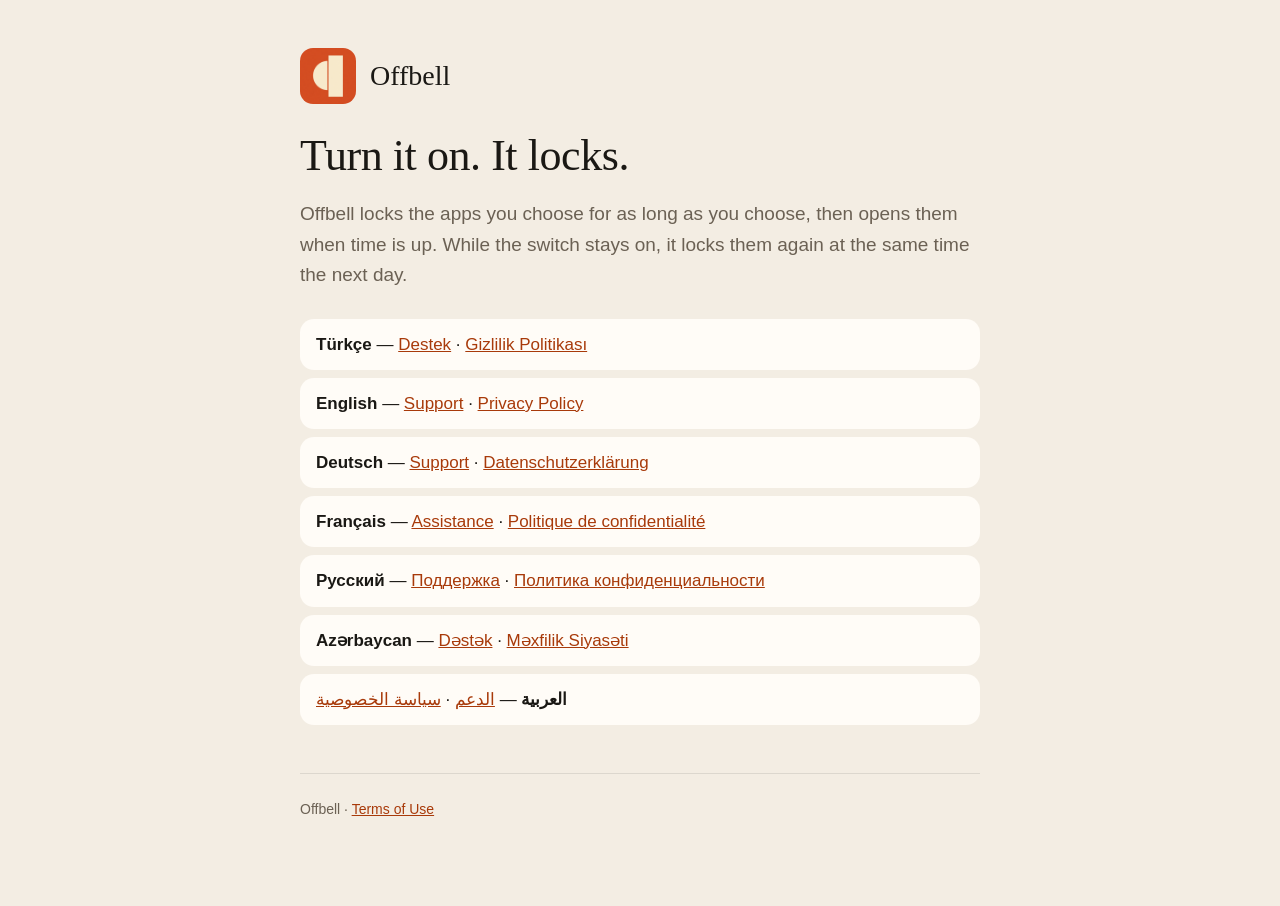
<file: index.html>
<!doctype html>
<html lang="en">
<head>
<meta charset="utf-8">
<meta name="viewport" content="width=device-width, initial-scale=1">
<title>Offbell</title>
<link rel="stylesheet" href="style.css">
</head>
<body>
<main>
  <header>
    <img src="icon.png" alt="">
    <a href="index.html">Offbell</a>
  </header>

  <h1>Turn it on. It locks.</h1>
  <p class="lead">Offbell locks the apps you choose for as long as you choose, then opens them when time is up. While the switch stays on, it locks them again at the same time the next day.</p>

  <ul class="langlist">
    <li lang="tr"><strong>Türkçe</strong> — <a href="destek.html">Destek</a> · <a href="gizlilik.html">Gizlilik Politikası</a></li>
    <li lang="en"><strong>English</strong> — <a href="support.html">Support</a> · <a href="privacy.html">Privacy Policy</a></li>
    <li lang="de"><strong>Deutsch</strong> — <a href="support-de.html">Support</a> · <a href="privacy-de.html">Datenschutzerklärung</a></li>
    <li lang="fr"><strong>Français</strong> — <a href="support-fr.html">Assistance</a> · <a href="privacy-fr.html">Politique de confidentialité</a></li>
    <li lang="ru"><strong>Русский</strong> — <a href="support-ru.html">Поддержка</a> · <a href="privacy-ru.html">Политика конфиденциальности</a></li>
    <li lang="az"><strong>Azərbaycan</strong> — <a href="support-az.html">Dəstək</a> · <a href="privacy-az.html">Məxfilik Siyasəti</a></li>
    <li lang="ar" dir="rtl"><strong>العربية</strong> — <a href="support-ar.html">الدعم</a> · <a href="privacy-ar.html">سياسة الخصوصية</a></li>
  </ul>

  <footer>
    <p>Offbell · <a href="https://www.apple.com/legal/internet-services/itunes/dev/stdeula/">Terms of Use</a></p>
  </footer>
</main>
</body>
</html>
</file>
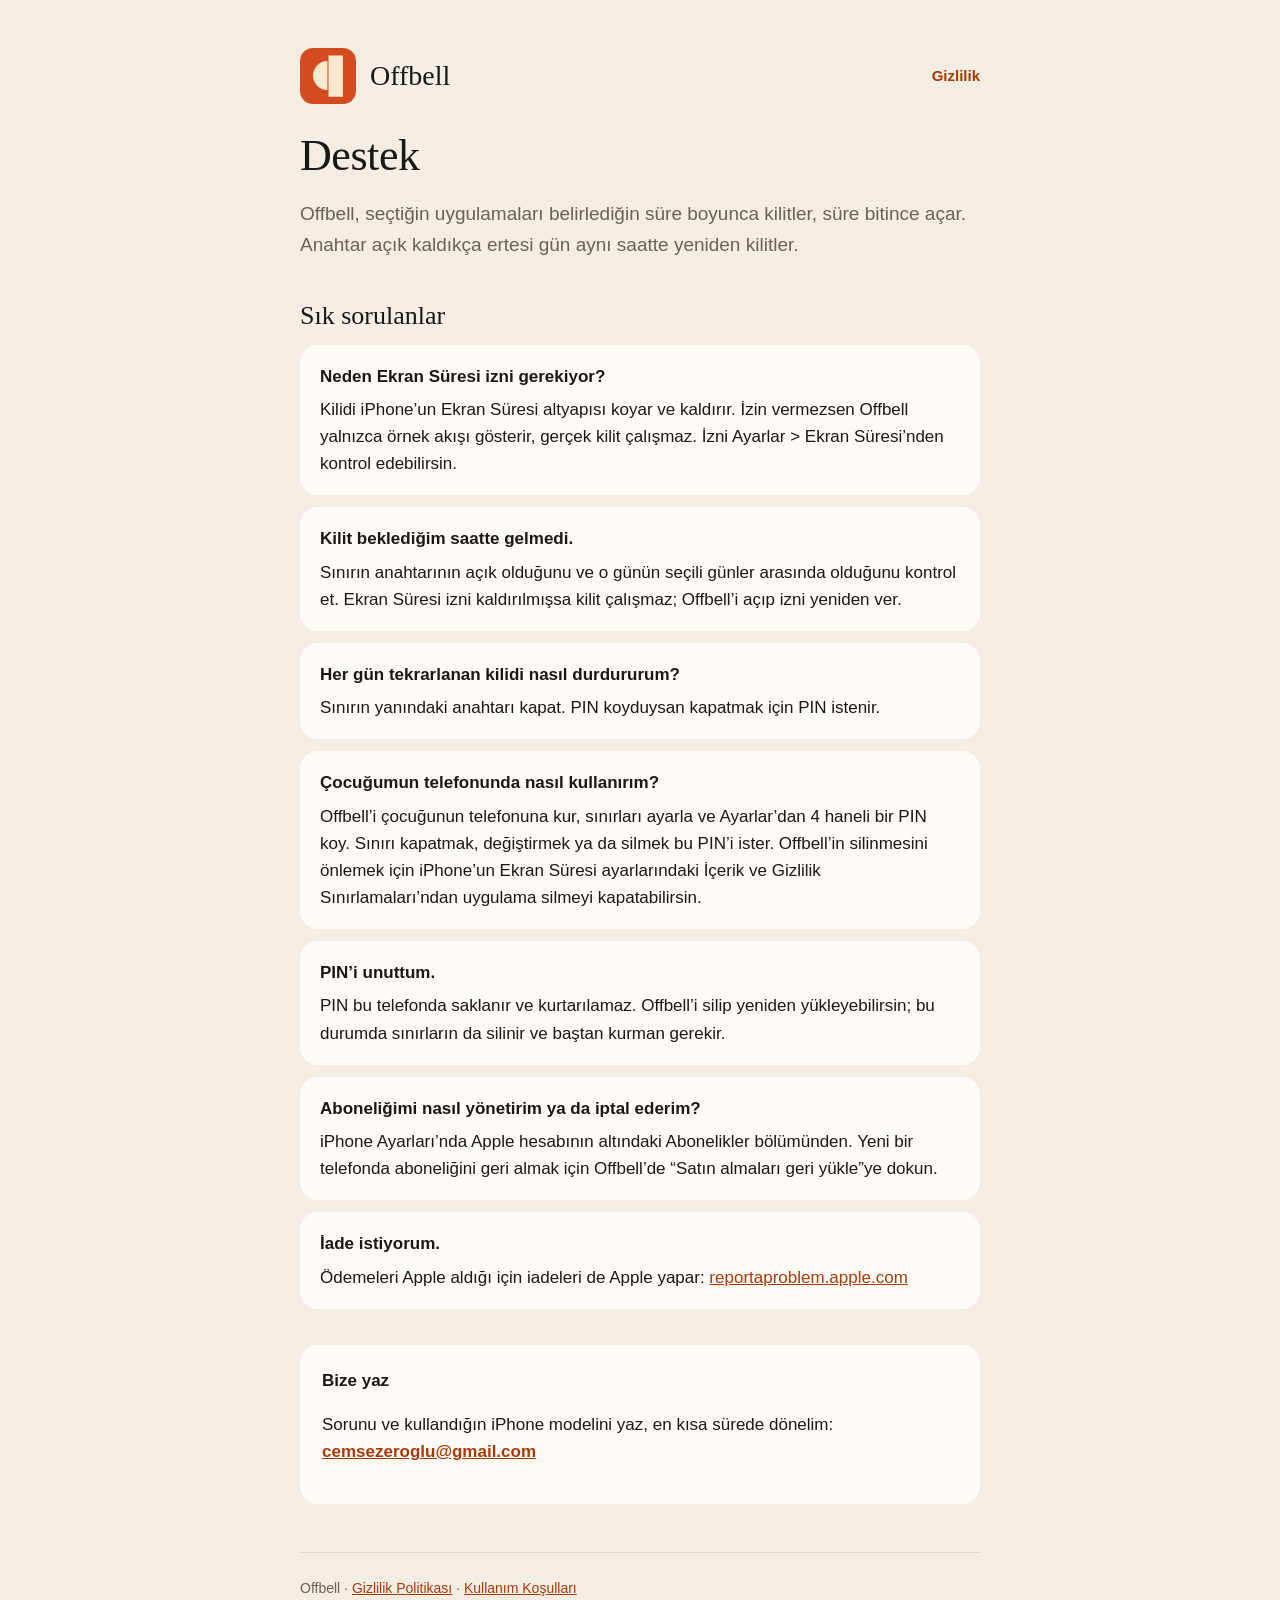
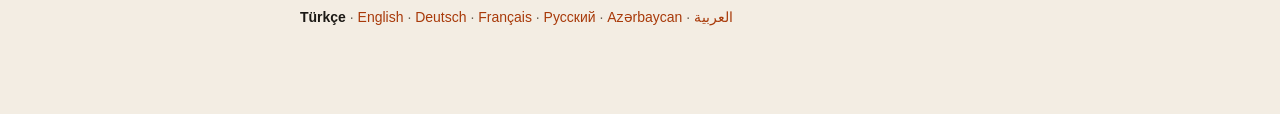
<file: destek.html>
<!doctype html>
<html lang="tr">
<head>
<meta charset="utf-8">
<meta name="viewport" content="width=device-width, initial-scale=1">
<title>Offbell Destek</title>
<link rel="stylesheet" href="style.css">
</head>
<body>
<main>
  <header>
    <img src="icon.png" alt="">
    <a href="index.html">Offbell</a>
    <nav><a href="gizlilik.html">Gizlilik</a></nav>
  </header>

  <h1>Destek</h1>
  <p class="lead">Offbell, seçtiğin uygulamaları belirlediğin süre boyunca kilitler, süre bitince açar. Anahtar açık kaldıkça ertesi gün aynı saatte yeniden kilitler.</p>

  <h2>Sık sorulanlar</h2>

  <div class="card">
    <h3>Neden Ekran Süresi izni gerekiyor?</h3>
    <p>Kilidi iPhone’un Ekran Süresi altyapısı koyar ve kaldırır. İzin vermezsen Offbell yalnızca örnek akışı gösterir, gerçek kilit çalışmaz. İzni Ayarlar &gt; Ekran Süresi’nden kontrol edebilirsin.</p>
  </div>

  <div class="card">
    <h3>Kilit beklediğim saatte gelmedi.</h3>
    <p>Sınırın anahtarının açık olduğunu ve o günün seçili günler arasında olduğunu kontrol et. Ekran Süresi izni kaldırılmışsa kilit çalışmaz; Offbell’i açıp izni yeniden ver.</p>
  </div>

  <div class="card">
    <h3>Her gün tekrarlanan kilidi nasıl durdururum?</h3>
    <p>Sınırın yanındaki anahtarı kapat. PIN koyduysan kapatmak için PIN istenir.</p>
  </div>

  <div class="card">
    <h3>Çocuğumun telefonunda nasıl kullanırım?</h3>
    <p>Offbell’i çocuğunun telefonuna kur, sınırları ayarla ve Ayarlar’dan 4 haneli bir PIN koy. Sınırı kapatmak, değiştirmek ya da silmek bu PIN’i ister. Offbell’in silinmesini önlemek için iPhone’un Ekran Süresi ayarlarındaki İçerik ve Gizlilik Sınırlamaları’ndan uygulama silmeyi kapatabilirsin.</p>
  </div>

  <div class="card">
    <h3>PIN’i unuttum.</h3>
    <p>PIN bu telefonda saklanır ve kurtarılamaz. Offbell’i silip yeniden yükleyebilirsin; bu durumda sınırların da silinir ve baştan kurman gerekir.</p>
  </div>

  <div class="card">
    <h3>Aboneliğimi nasıl yönetirim ya da iptal ederim?</h3>
    <p>iPhone Ayarları’nda Apple hesabının altındaki Abonelikler bölümünden. Yeni bir telefonda aboneliğini geri almak için Offbell’de “Satın almaları geri yükle”ye dokun.</p>
  </div>

  <div class="card">
    <h3>İade istiyorum.</h3>
    <p>Ödemeleri Apple aldığı için iadeleri de Apple yapar: <a href="https://reportaproblem.apple.com">reportaproblem.apple.com</a></p>
  </div>

  <div class="contact">
    <h3>Bize yaz</h3>
    <p>Sorunu ve kullandığın iPhone modelini yaz, en kısa sürede dönelim: <a href="mailto:cemsezeroglu@gmail.com">cemsezeroglu@gmail.com</a></p>
  </div>


  <footer>
    <p>Offbell · <a href="gizlilik.html">Gizlilik Politikası</a> · <a href="https://www.apple.com/legal/internet-services/itunes/dev/stdeula/">Kullanım Koşulları</a></p>
    <p class="langs"><a href="destek.html" lang="tr" aria-current="page">Türkçe</a> · <a href="support.html" lang="en">English</a> · <a href="support-de.html" lang="de">Deutsch</a> · <a href="support-fr.html" lang="fr">Français</a> · <a href="support-ru.html" lang="ru">Русский</a> · <a href="support-az.html" lang="az">Azərbaycan</a> · <a href="support-ar.html" lang="ar">العربية</a></p>
  </footer>
</main>
</body>
</html>
</file>
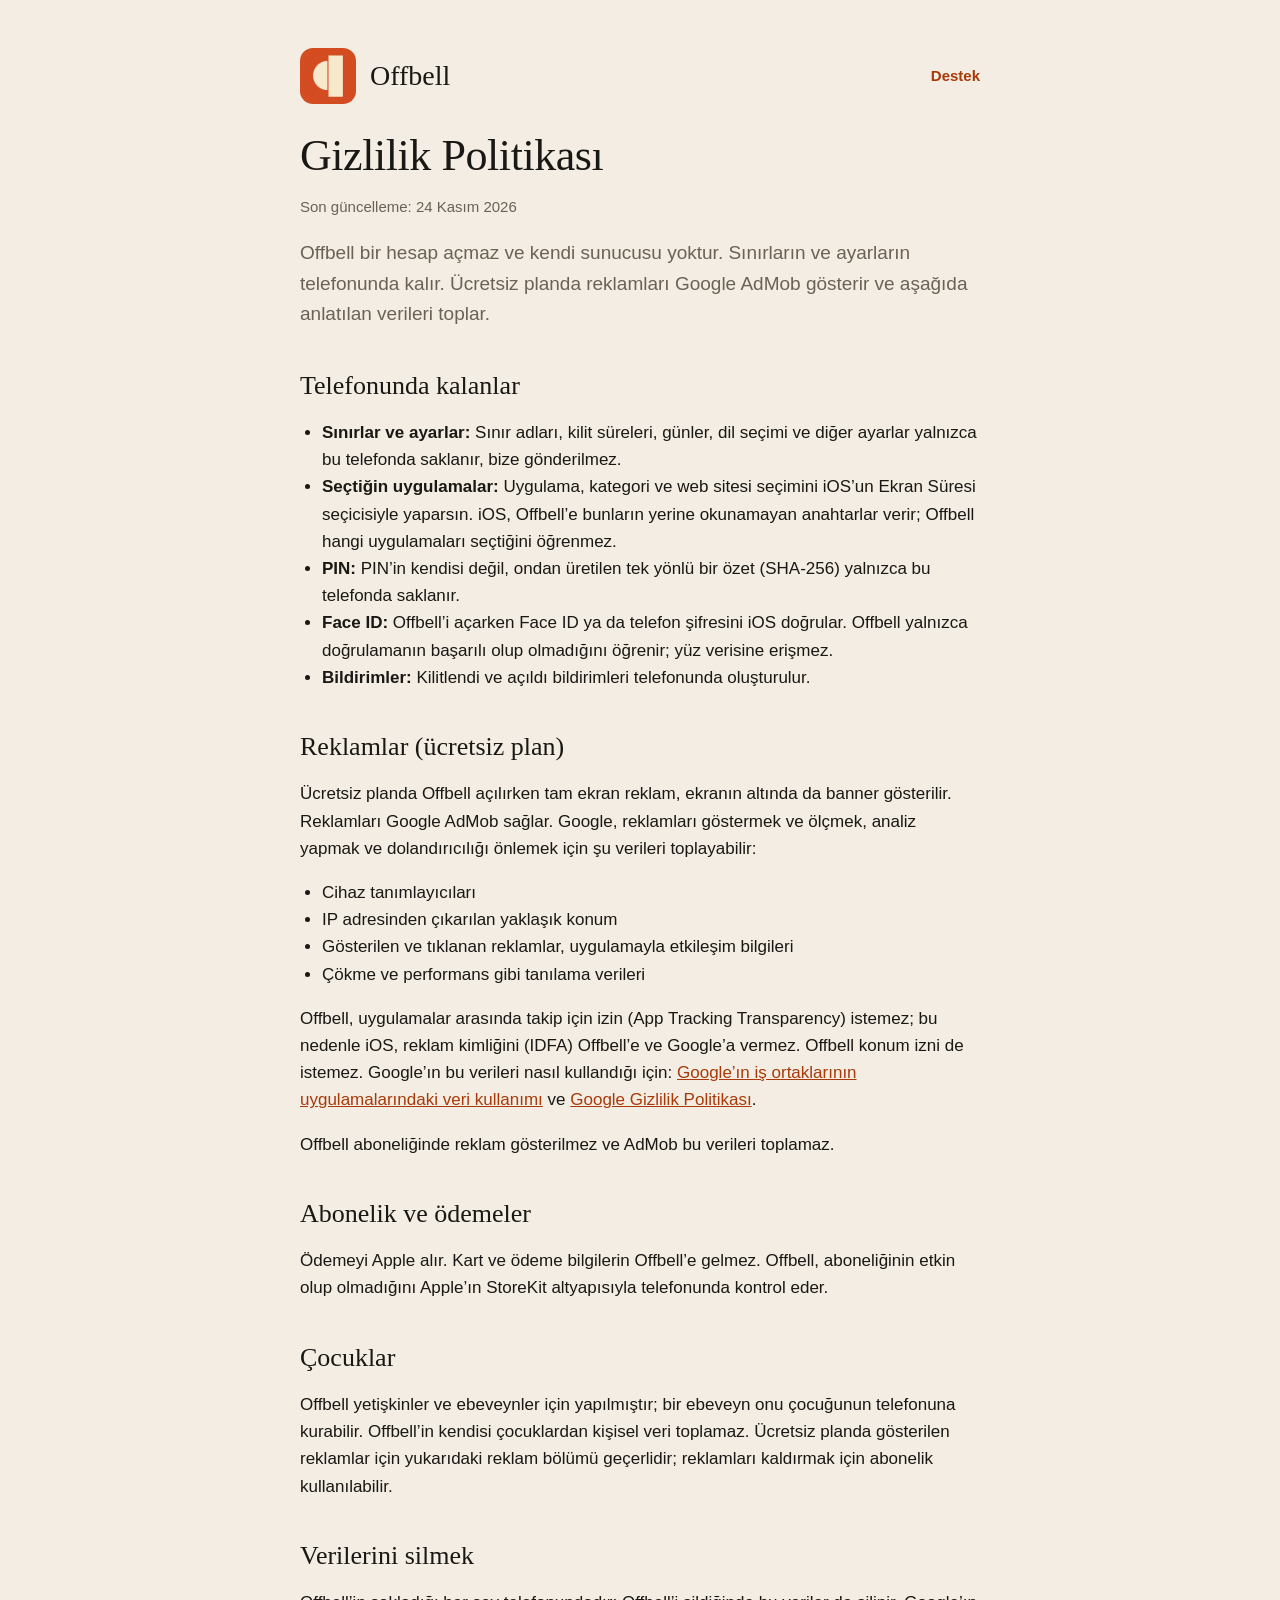
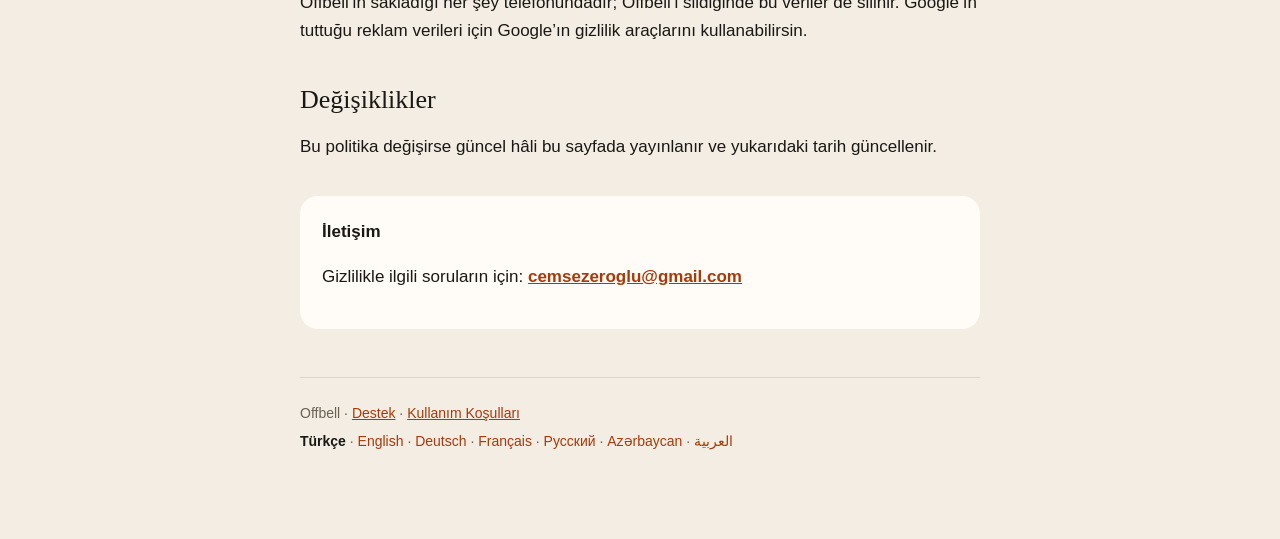
<file: gizlilik.html>
<!doctype html>
<html lang="tr">
<head>
<meta charset="utf-8">
<meta name="viewport" content="width=device-width, initial-scale=1">
<title>Offbell Gizlilik Politikası</title>
<link rel="stylesheet" href="style.css">
</head>
<body>
<main>
  <header>
    <img src="icon.png" alt="">
    <a href="index.html">Offbell</a>
    <nav><a href="destek.html">Destek</a></nav>
  </header>

  <h1>Gizlilik Politikası</h1>
  <p class="muted">Son güncelleme: 24 Kasım 2026</p>
  <p class="lead">Offbell bir hesap açmaz ve kendi sunucusu yoktur. Sınırların ve ayarların telefonunda kalır. Ücretsiz planda reklamları Google AdMob gösterir ve aşağıda anlatılan verileri toplar.</p>

  <h2>Telefonunda kalanlar</h2>
  <ul>
    <li><strong>Sınırlar ve ayarlar:</strong> Sınır adları, kilit süreleri, günler, dil seçimi ve diğer ayarlar yalnızca bu telefonda saklanır, bize gönderilmez.</li>
    <li><strong>Seçtiğin uygulamalar:</strong> Uygulama, kategori ve web sitesi seçimini iOS’un Ekran Süresi seçicisiyle yaparsın. iOS, Offbell’e bunların yerine okunamayan anahtarlar verir; Offbell hangi uygulamaları seçtiğini öğrenmez.</li>
    <li><strong>PIN:</strong> PIN’in kendisi değil, ondan üretilen tek yönlü bir özet (SHA-256) yalnızca bu telefonda saklanır.</li>
    <li><strong>Face ID:</strong> Offbell’i açarken Face ID ya da telefon şifresini iOS doğrular. Offbell yalnızca doğrulamanın başarılı olup olmadığını öğrenir; yüz verisine erişmez.</li>
    <li><strong>Bildirimler:</strong> Kilitlendi ve açıldı bildirimleri telefonunda oluşturulur.</li>
  </ul>

  <h2>Reklamlar (ücretsiz plan)</h2>
  <p>Ücretsiz planda Offbell açılırken tam ekran reklam, ekranın altında da banner gösterilir. Reklamları Google AdMob sağlar. Google, reklamları göstermek ve ölçmek, analiz yapmak ve dolandırıcılığı önlemek için şu verileri toplayabilir:</p>
  <ul>
    <li>Cihaz tanımlayıcıları</li>
    <li>IP adresinden çıkarılan yaklaşık konum</li>
    <li>Gösterilen ve tıklanan reklamlar, uygulamayla etkileşim bilgileri</li>
    <li>Çökme ve performans gibi tanılama verileri</li>
  </ul>
  <p>Offbell, uygulamalar arasında takip için izin (App Tracking Transparency) istemez; bu nedenle iOS, reklam kimliğini (IDFA) Offbell’e ve Google’a vermez. Offbell konum izni de istemez. Google’ın bu verileri nasıl kullandığı için: <a href="https://policies.google.com/technologies/partner-sites">Google’ın iş ortaklarının uygulamalarındaki veri kullanımı</a> ve <a href="https://policies.google.com/privacy">Google Gizlilik Politikası</a>.</p>
  <p>Offbell aboneliğinde reklam gösterilmez ve AdMob bu verileri toplamaz.</p>

  <h2>Abonelik ve ödemeler</h2>
  <p>Ödemeyi Apple alır. Kart ve ödeme bilgilerin Offbell’e gelmez. Offbell, aboneliğinin etkin olup olmadığını Apple’ın StoreKit altyapısıyla telefonunda kontrol eder.</p>

  <h2>Çocuklar</h2>
  <p>Offbell yetişkinler ve ebeveynler için yapılmıştır; bir ebeveyn onu çocuğunun telefonuna kurabilir. Offbell’in kendisi çocuklardan kişisel veri toplamaz. Ücretsiz planda gösterilen reklamlar için yukarıdaki reklam bölümü geçerlidir; reklamları kaldırmak için abonelik kullanılabilir.</p>

  <h2>Verilerini silmek</h2>
  <p>Offbell’in sakladığı her şey telefonundadır; Offbell’i sildiğinde bu veriler de silinir. Google’ın tuttuğu reklam verileri için Google’ın gizlilik araçlarını kullanabilirsin.</p>

  <h2>Değişiklikler</h2>
  <p>Bu politika değişirse güncel hâli bu sayfada yayınlanır ve yukarıdaki tarih güncellenir.</p>

  <div class="contact">
    <h3>İletişim</h3>
    <p>Gizlilikle ilgili soruların için: <a href="mailto:cemsezeroglu@gmail.com">cemsezeroglu@gmail.com</a></p>
  </div>


  <footer>
    <p>Offbell · <a href="destek.html">Destek</a> · <a href="https://www.apple.com/legal/internet-services/itunes/dev/stdeula/">Kullanım Koşulları</a></p>
    <p class="langs"><a href="gizlilik.html" lang="tr" aria-current="page">Türkçe</a> · <a href="privacy.html" lang="en">English</a> · <a href="privacy-de.html" lang="de">Deutsch</a> · <a href="privacy-fr.html" lang="fr">Français</a> · <a href="privacy-ru.html" lang="ru">Русский</a> · <a href="privacy-az.html" lang="az">Azərbaycan</a> · <a href="privacy-ar.html" lang="ar">العربية</a></p>
  </footer>
</main>
</body>
</html>
</file>
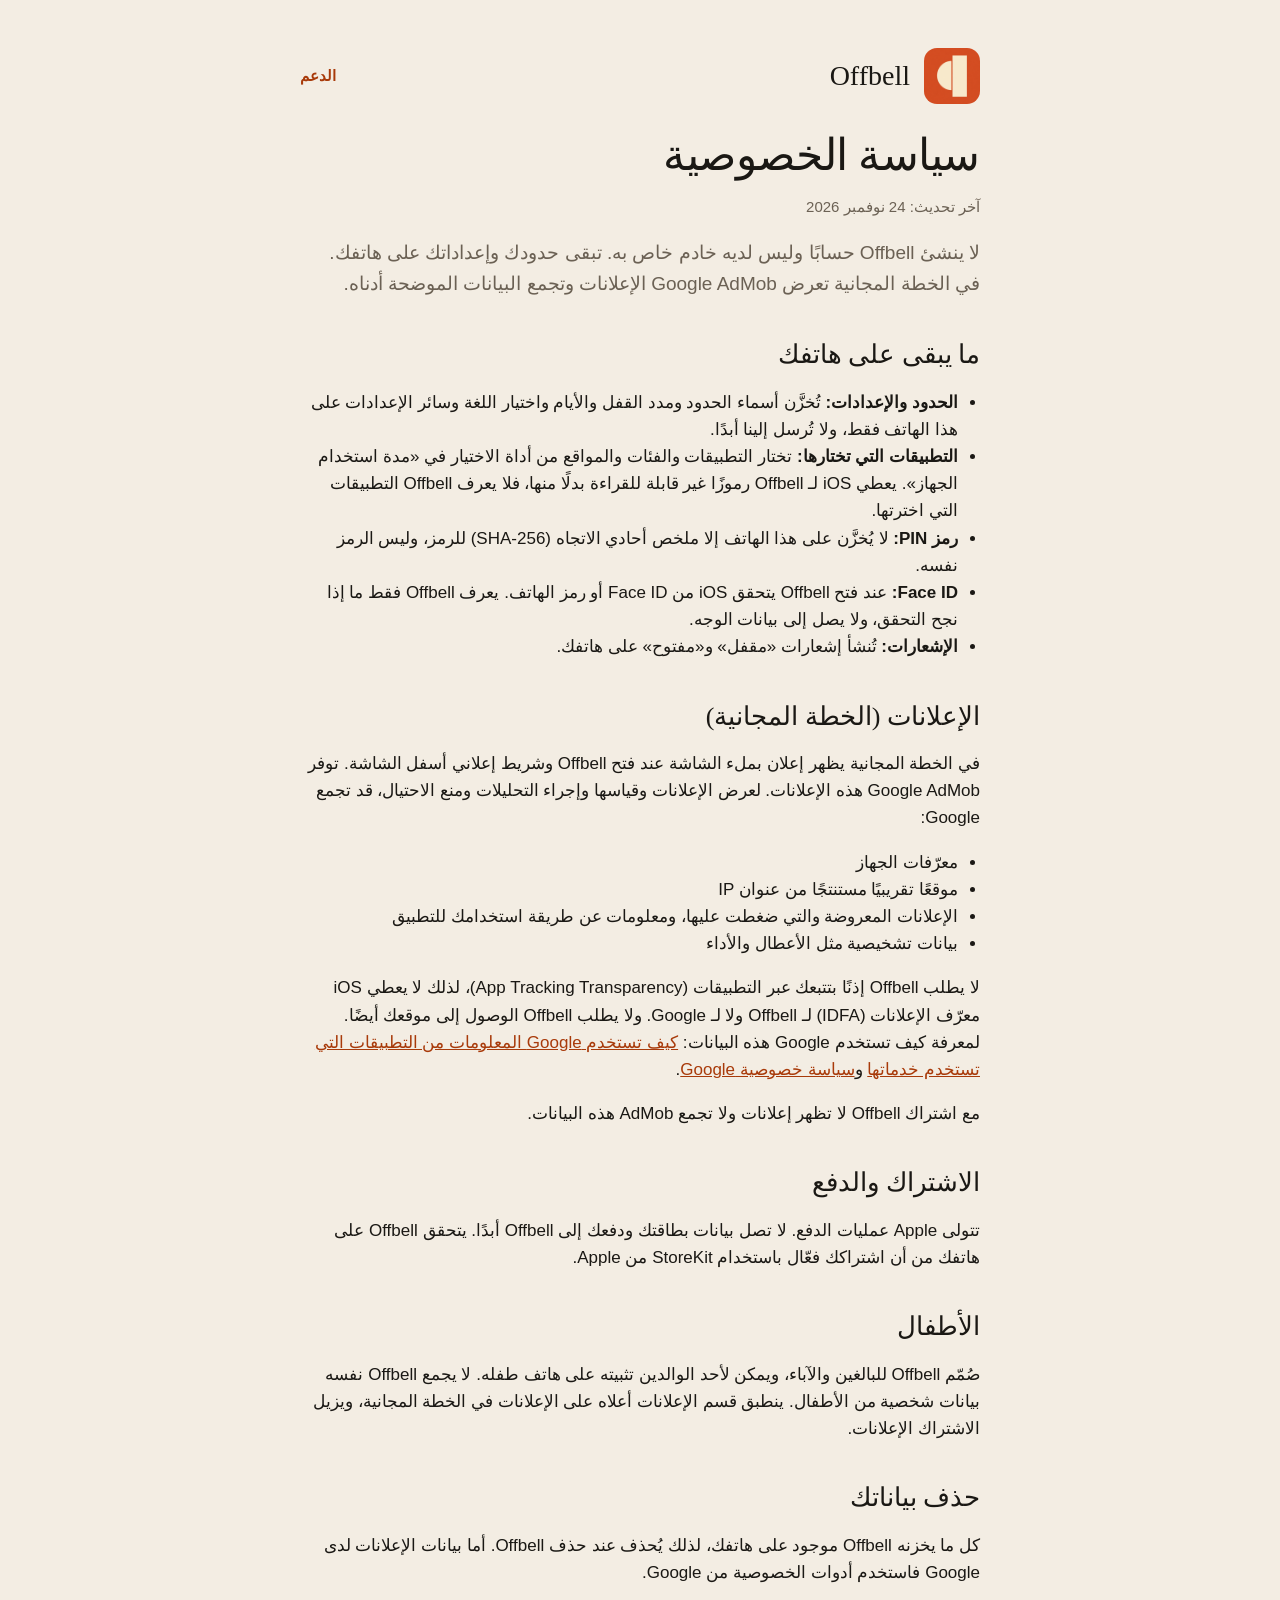
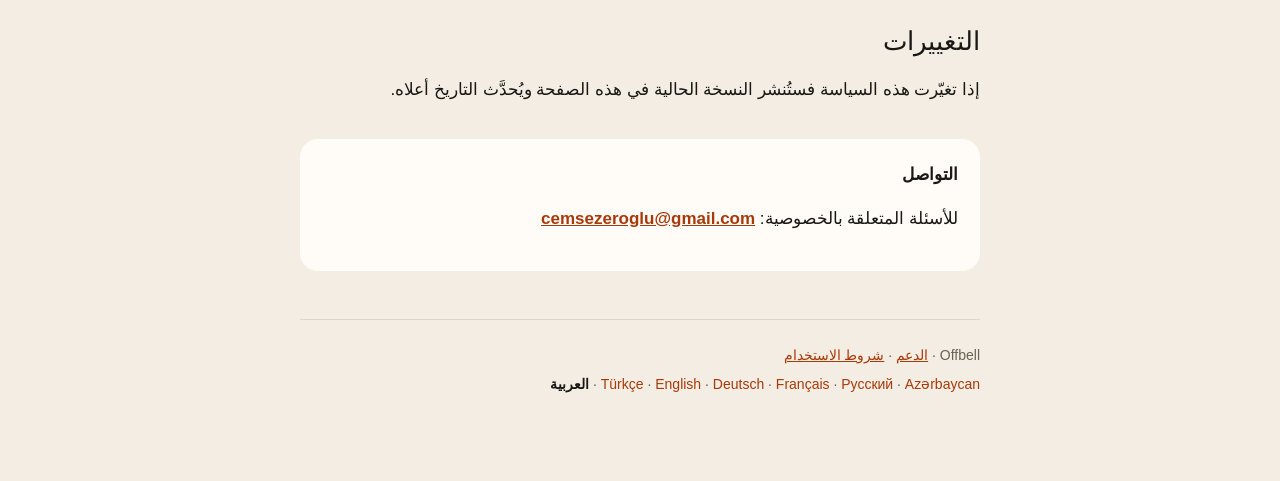
<file: privacy-ar.html>
<!doctype html>
<html lang="ar" dir="rtl">
<head>
<meta charset="utf-8">
<meta name="viewport" content="width=device-width, initial-scale=1">
<title>Offbell — سياسة الخصوصية</title>
<link rel="stylesheet" href="style.css">
</head>
<body>
<main>
  <header>
    <img src="icon.png" alt="">
    <a href="index.html">Offbell</a>
    <nav><a href="support-ar.html">الدعم</a></nav>
  </header>

  <h1>سياسة الخصوصية</h1>
  <p class="muted">آخر تحديث: 24 نوفمبر 2026</p>
  <p class="lead">لا ينشئ Offbell حسابًا وليس لديه خادم خاص به. تبقى حدودك وإعداداتك على هاتفك. في الخطة المجانية تعرض Google AdMob الإعلانات وتجمع البيانات الموضحة أدناه.</p>

  <h2>ما يبقى على هاتفك</h2>
  <ul>
    <li><strong>الحدود والإعدادات:</strong> تُخزَّن أسماء الحدود ومدد القفل والأيام واختيار اللغة وسائر الإعدادات على هذا الهاتف فقط، ولا تُرسل إلينا أبدًا.</li>
    <li><strong>التطبيقات التي تختارها:</strong> تختار التطبيقات والفئات والمواقع من أداة الاختيار في «مدة استخدام الجهاز». يعطي iOS لـ Offbell رموزًا غير قابلة للقراءة بدلًا منها، فلا يعرف Offbell التطبيقات التي اخترتها.</li>
    <li><strong>رمز PIN:</strong> لا يُخزَّن على هذا الهاتف إلا ملخص أحادي الاتجاه (SHA-256) للرمز، وليس الرمز نفسه.</li>
    <li><strong>Face ID:</strong> عند فتح Offbell يتحقق iOS من Face ID أو رمز الهاتف. يعرف Offbell فقط ما إذا نجح التحقق، ولا يصل إلى بيانات الوجه.</li>
    <li><strong>الإشعارات:</strong> تُنشأ إشعارات «مقفل» و«مفتوح» على هاتفك.</li>
  </ul>

  <h2>الإعلانات (الخطة المجانية)</h2>
  <p>في الخطة المجانية يظهر إعلان بملء الشاشة عند فتح Offbell وشريط إعلاني أسفل الشاشة. توفر Google AdMob هذه الإعلانات. لعرض الإعلانات وقياسها وإجراء التحليلات ومنع الاحتيال، قد تجمع Google:</p>
  <ul>
    <li>معرّفات الجهاز</li>
    <li>موقعًا تقريبيًا مستنتجًا من عنوان IP</li>
    <li>الإعلانات المعروضة والتي ضغطت عليها، ومعلومات عن طريقة استخدامك للتطبيق</li>
    <li>بيانات تشخيصية مثل الأعطال والأداء</li>
  </ul>
  <p>لا يطلب Offbell إذنًا بتتبعك عبر التطبيقات (App Tracking Transparency)، لذلك لا يعطي iOS معرّف الإعلانات (IDFA) لـ Offbell ولا لـ Google. ولا يطلب Offbell الوصول إلى موقعك أيضًا. لمعرفة كيف تستخدم Google هذه البيانات: <a href="https://policies.google.com/technologies/partner-sites">كيف تستخدم Google المعلومات من التطبيقات التي تستخدم خدماتها</a> و<a href="https://policies.google.com/privacy">سياسة خصوصية Google</a>.</p>
  <p>مع اشتراك Offbell لا تظهر إعلانات ولا تجمع AdMob هذه البيانات.</p>

  <h2>الاشتراك والدفع</h2>
  <p>تتولى Apple عمليات الدفع. لا تصل بيانات بطاقتك ودفعك إلى Offbell أبدًا. يتحقق Offbell على هاتفك من أن اشتراكك فعّال باستخدام StoreKit من Apple.</p>

  <h2>الأطفال</h2>
  <p>صُمّم Offbell للبالغين والآباء، ويمكن لأحد الوالدين تثبيته على هاتف طفله. لا يجمع Offbell نفسه بيانات شخصية من الأطفال. ينطبق قسم الإعلانات أعلاه على الإعلانات في الخطة المجانية، ويزيل الاشتراك الإعلانات.</p>

  <h2>حذف بياناتك</h2>
  <p>كل ما يخزنه Offbell موجود على هاتفك، لذلك يُحذف عند حذف Offbell. أما بيانات الإعلانات لدى Google فاستخدم أدوات الخصوصية من Google.</p>

  <h2>التغييرات</h2>
  <p>إذا تغيّرت هذه السياسة فستُنشر النسخة الحالية في هذه الصفحة ويُحدَّث التاريخ أعلاه.</p>

  <div class="contact">
    <h3>التواصل</h3>
    <p>للأسئلة المتعلقة بالخصوصية: <a href="mailto:cemsezeroglu@gmail.com">cemsezeroglu@gmail.com</a></p>
  </div>

  <footer>
    <p>Offbell · <a href="support-ar.html">الدعم</a> · <a href="https://www.apple.com/legal/internet-services/itunes/dev/stdeula/">شروط الاستخدام</a></p>
    <p class="langs"><a href="gizlilik.html" lang="tr">Türkçe</a> · <a href="privacy.html" lang="en">English</a> · <a href="privacy-de.html" lang="de">Deutsch</a> · <a href="privacy-fr.html" lang="fr">Français</a> · <a href="privacy-ru.html" lang="ru">Русский</a> · <a href="privacy-az.html" lang="az">Azərbaycan</a> · <a href="privacy-ar.html" lang="ar" aria-current="page">العربية</a></p>
  </footer>
</main>
</body>
</html>
</file>
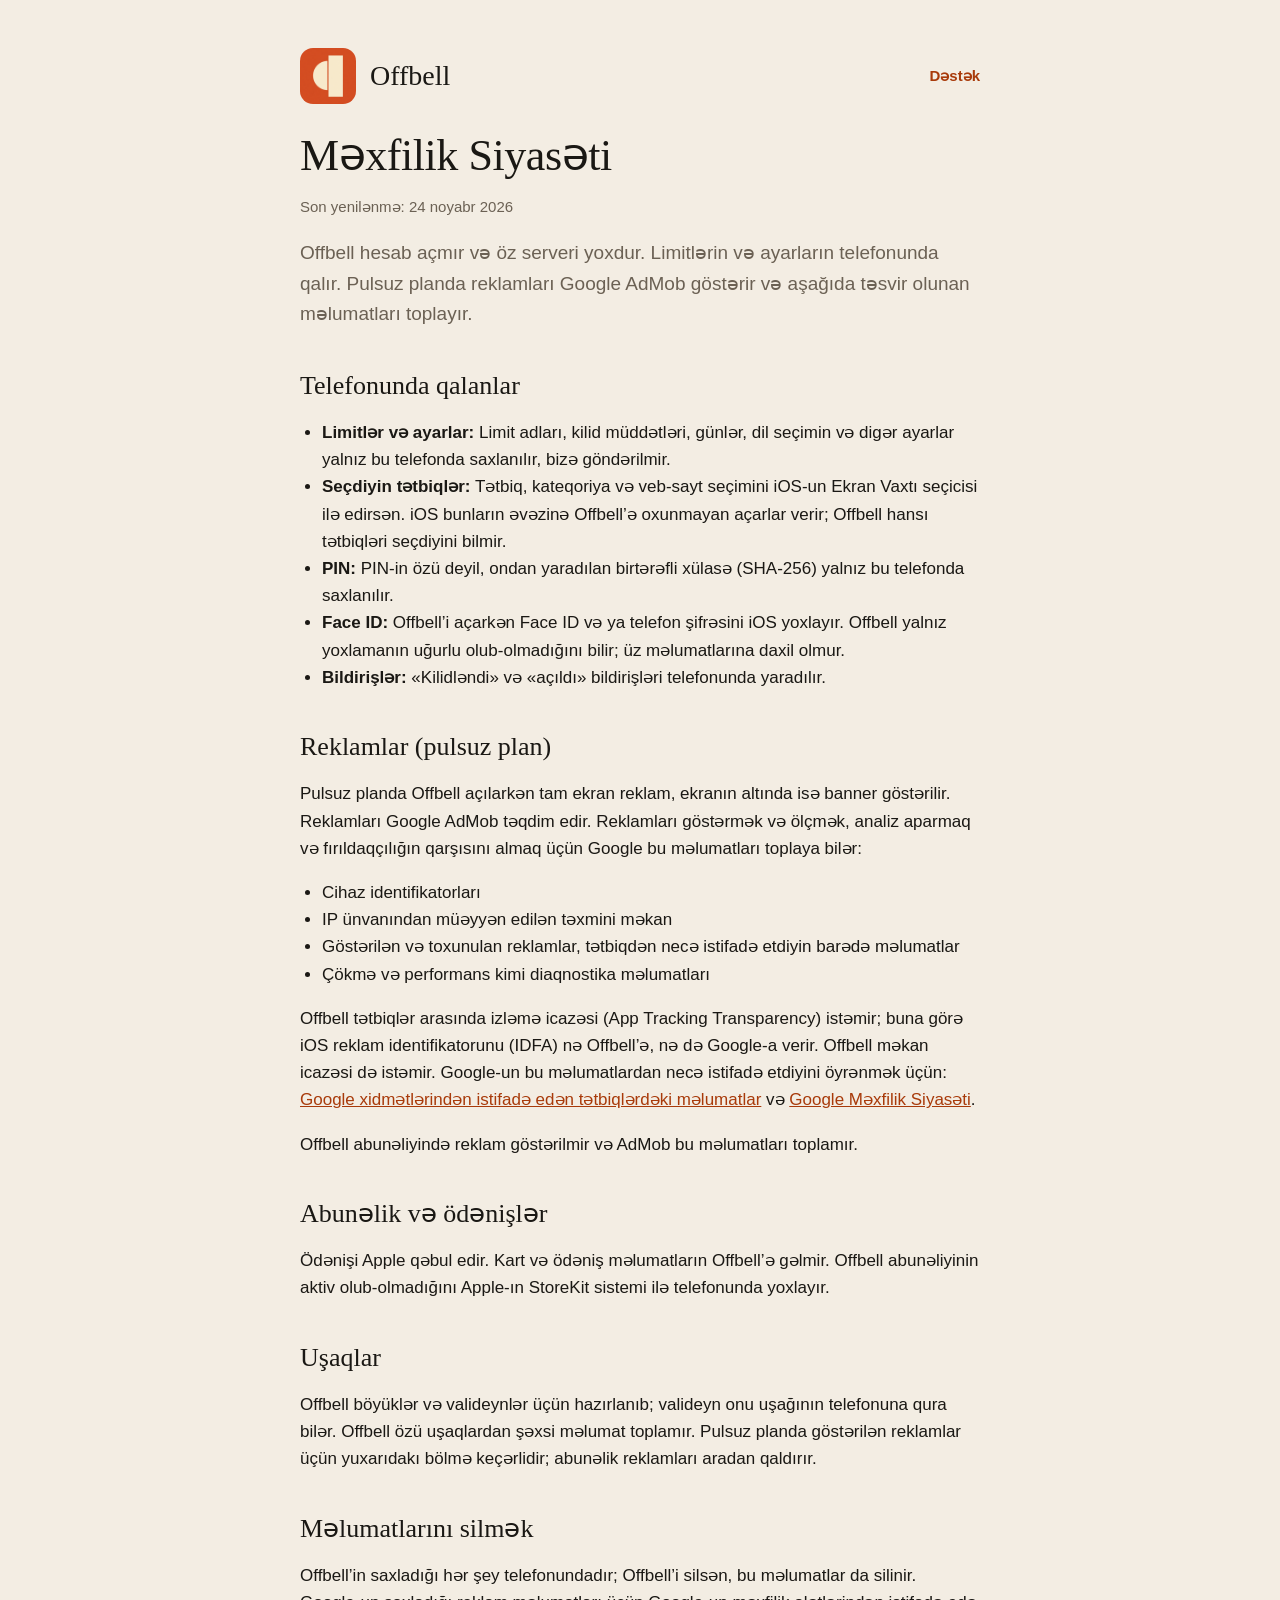
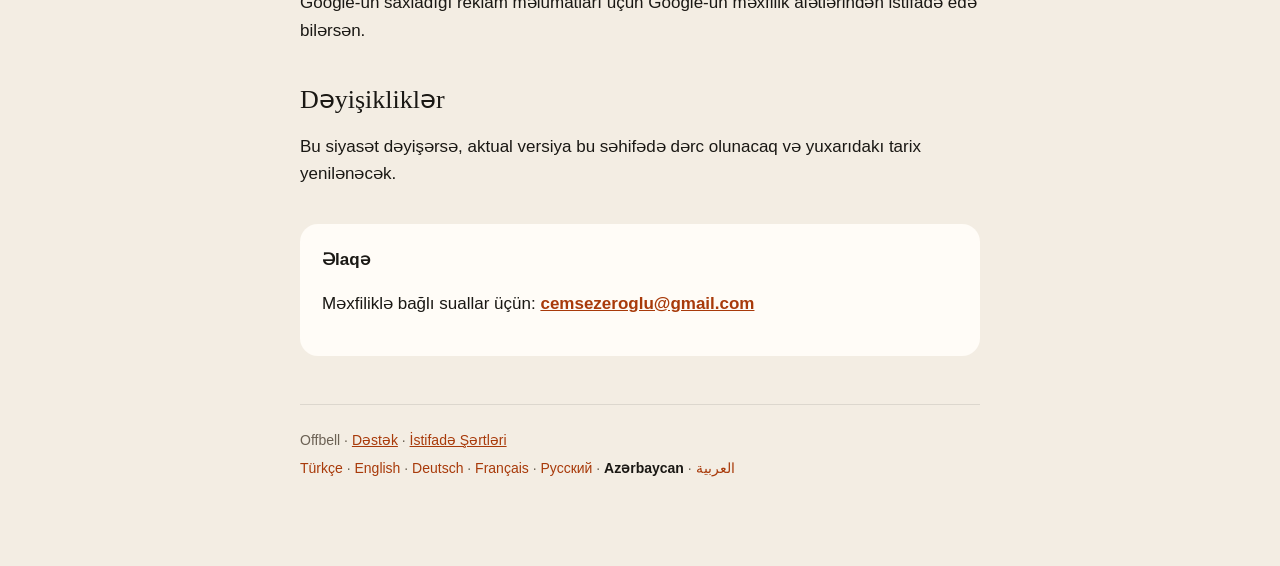
<file: privacy-az.html>
<!doctype html>
<html lang="az">
<head>
<meta charset="utf-8">
<meta name="viewport" content="width=device-width, initial-scale=1">
<title>Offbell Məxfilik Siyasəti</title>
<link rel="stylesheet" href="style.css">
</head>
<body>
<main>
  <header>
    <img src="icon.png" alt="">
    <a href="index.html">Offbell</a>
    <nav><a href="support-az.html">Dəstək</a></nav>
  </header>

  <h1>Məxfilik Siyasəti</h1>
  <p class="muted">Son yenilənmə: 24 noyabr 2026</p>
  <p class="lead">Offbell hesab açmır və öz serveri yoxdur. Limitlərin və ayarların telefonunda qalır. Pulsuz planda reklamları Google AdMob göstərir və aşağıda təsvir olunan məlumatları toplayır.</p>

  <h2>Telefonunda qalanlar</h2>
  <ul>
    <li><strong>Limitlər və ayarlar:</strong> Limit adları, kilid müddətləri, günlər, dil seçimin və digər ayarlar yalnız bu telefonda saxlanılır, bizə göndərilmir.</li>
    <li><strong>Seçdiyin tətbiqlər:</strong> Tətbiq, kateqoriya və veb-sayt seçimini iOS-un Ekran Vaxtı seçicisi ilə edirsən. iOS bunların əvəzinə Offbell’ə oxunmayan açarlar verir; Offbell hansı tətbiqləri seçdiyini bilmir.</li>
    <li><strong>PIN:</strong> PIN-in özü deyil, ondan yaradılan birtərəfli xülasə (SHA-256) yalnız bu telefonda saxlanılır.</li>
    <li><strong>Face ID:</strong> Offbell’i açarkən Face ID və ya telefon şifrəsini iOS yoxlayır. Offbell yalnız yoxlamanın uğurlu olub-olmadığını bilir; üz məlumatlarına daxil olmur.</li>
    <li><strong>Bildirişlər:</strong> «Kilidləndi» və «açıldı» bildirişləri telefonunda yaradılır.</li>
  </ul>

  <h2>Reklamlar (pulsuz plan)</h2>
  <p>Pulsuz planda Offbell açılarkən tam ekran reklam, ekranın altında isə banner göstərilir. Reklamları Google AdMob təqdim edir. Reklamları göstərmək və ölçmək, analiz aparmaq və fırıldaqçılığın qarşısını almaq üçün Google bu məlumatları toplaya bilər:</p>
  <ul>
    <li>Cihaz identifikatorları</li>
    <li>IP ünvanından müəyyən edilən təxmini məkan</li>
    <li>Göstərilən və toxunulan reklamlar, tətbiqdən necə istifadə etdiyin barədə məlumatlar</li>
    <li>Çökmə və performans kimi diaqnostika məlumatları</li>
  </ul>
  <p>Offbell tətbiqlər arasında izləmə icazəsi (App Tracking Transparency) istəmir; buna görə iOS reklam identifikatorunu (IDFA) nə Offbell’ə, nə də Google-a verir. Offbell məkan icazəsi də istəmir. Google-un bu məlumatlardan necə istifadə etdiyini öyrənmək üçün: <a href="https://policies.google.com/technologies/partner-sites">Google xidmətlərindən istifadə edən tətbiqlərdəki məlumatlar</a> və <a href="https://policies.google.com/privacy">Google Məxfilik Siyasəti</a>.</p>
  <p>Offbell abunəliyində reklam göstərilmir və AdMob bu məlumatları toplamır.</p>

  <h2>Abunəlik və ödənişlər</h2>
  <p>Ödənişi Apple qəbul edir. Kart və ödəniş məlumatların Offbell’ə gəlmir. Offbell abunəliyinin aktiv olub-olmadığını Apple-ın StoreKit sistemi ilə telefonunda yoxlayır.</p>

  <h2>Uşaqlar</h2>
  <p>Offbell böyüklər və valideynlər üçün hazırlanıb; valideyn onu uşağının telefonuna qura bilər. Offbell özü uşaqlardan şəxsi məlumat toplamır. Pulsuz planda göstərilən reklamlar üçün yuxarıdakı bölmə keçərlidir; abunəlik reklamları aradan qaldırır.</p>

  <h2>Məlumatlarını silmək</h2>
  <p>Offbell’in saxladığı hər şey telefonundadır; Offbell’i silsən, bu məlumatlar da silinir. Google-un saxladığı reklam məlumatları üçün Google-un məxfilik alətlərindən istifadə edə bilərsən.</p>

  <h2>Dəyişikliklər</h2>
  <p>Bu siyasət dəyişərsə, aktual versiya bu səhifədə dərc olunacaq və yuxarıdakı tarix yenilənəcək.</p>

  <div class="contact">
    <h3>Əlaqə</h3>
    <p>Məxfiliklə bağlı suallar üçün: <a href="mailto:cemsezeroglu@gmail.com">cemsezeroglu@gmail.com</a></p>
  </div>

  <footer>
    <p>Offbell · <a href="support-az.html">Dəstək</a> · <a href="https://www.apple.com/legal/internet-services/itunes/dev/stdeula/">İstifadə Şərtləri</a></p>
    <p class="langs"><a href="gizlilik.html" lang="tr">Türkçe</a> · <a href="privacy.html" lang="en">English</a> · <a href="privacy-de.html" lang="de">Deutsch</a> · <a href="privacy-fr.html" lang="fr">Français</a> · <a href="privacy-ru.html" lang="ru">Русский</a> · <a href="privacy-az.html" lang="az" aria-current="page">Azərbaycan</a> · <a href="privacy-ar.html" lang="ar">العربية</a></p>
  </footer>
</main>
</body>
</html>
</file>
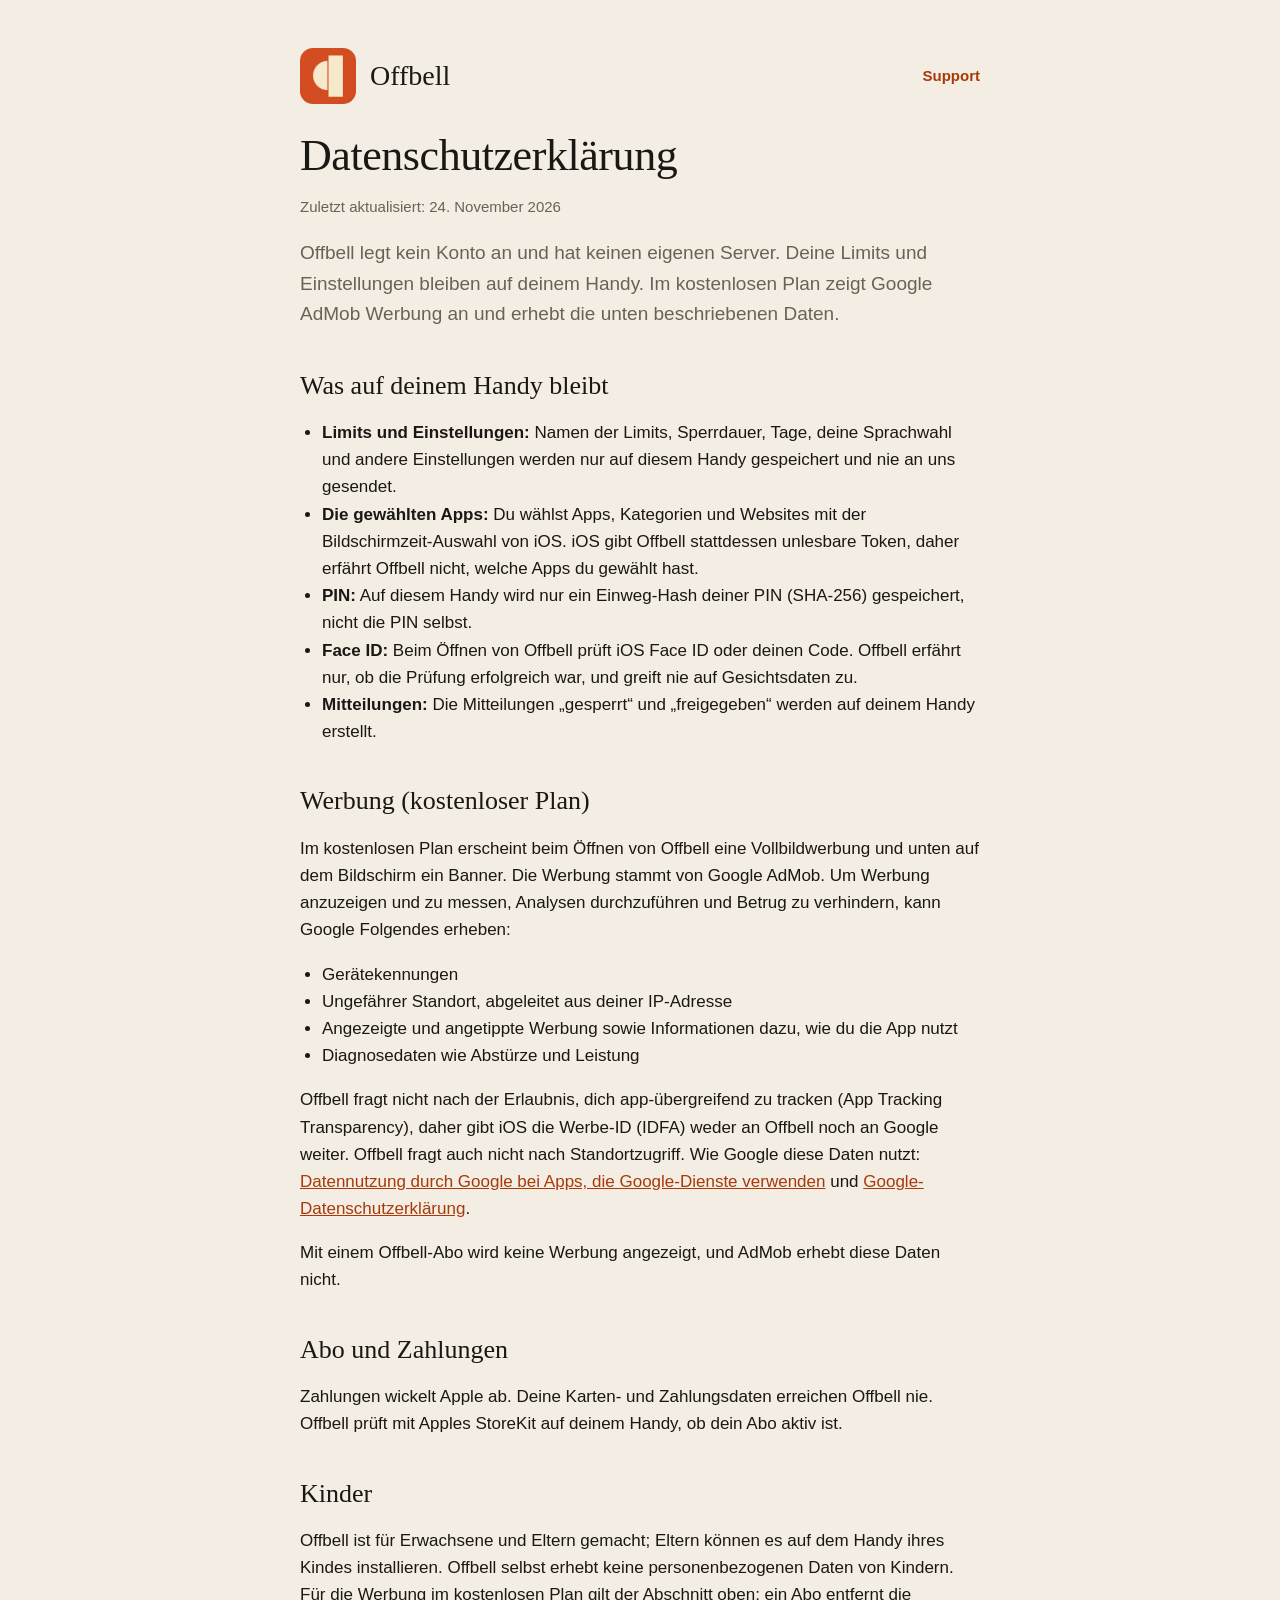
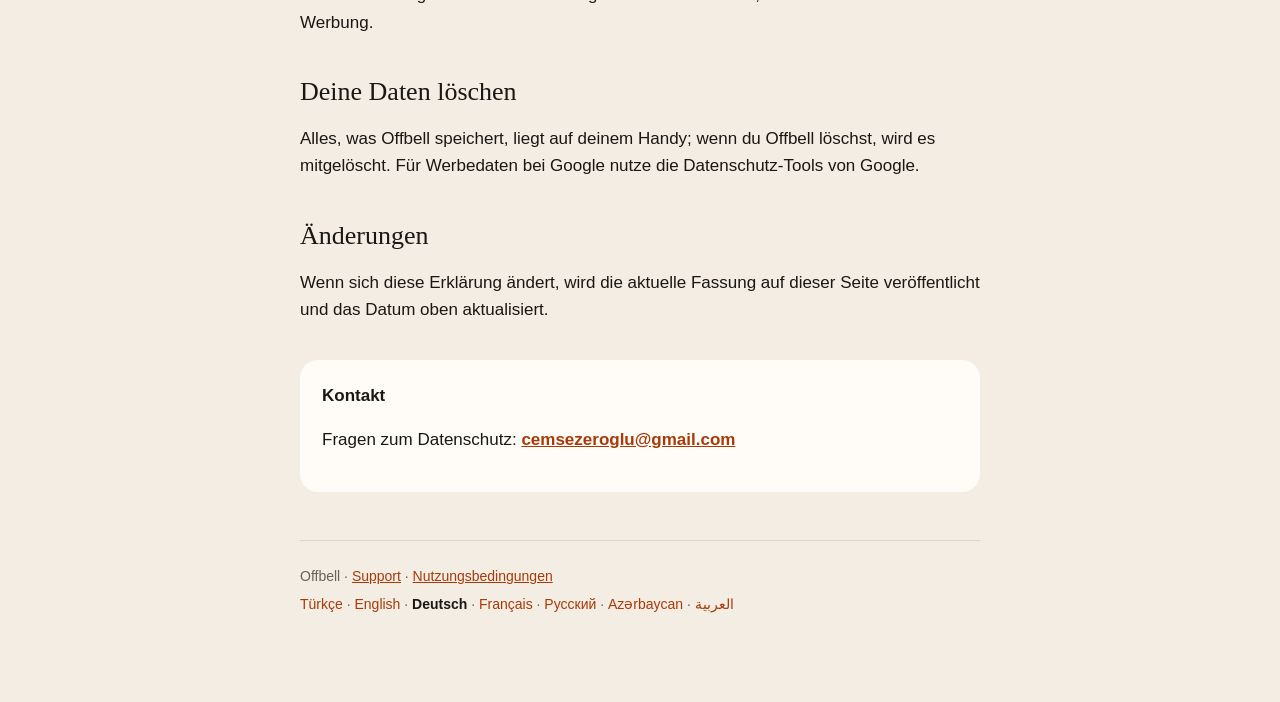
<file: privacy-de.html>
<!doctype html>
<html lang="de">
<head>
<meta charset="utf-8">
<meta name="viewport" content="width=device-width, initial-scale=1">
<title>Offbell Datenschutzerklärung</title>
<link rel="stylesheet" href="style.css">
</head>
<body>
<main>
  <header>
    <img src="icon.png" alt="">
    <a href="index.html">Offbell</a>
    <nav><a href="support-de.html">Support</a></nav>
  </header>

  <h1>Datenschutzerklärung</h1>
  <p class="muted">Zuletzt aktualisiert: 24. November 2026</p>
  <p class="lead">Offbell legt kein Konto an und hat keinen eigenen Server. Deine Limits und Einstellungen bleiben auf deinem Handy. Im kostenlosen Plan zeigt Google AdMob Werbung an und erhebt die unten beschriebenen Daten.</p>

  <h2>Was auf deinem Handy bleibt</h2>
  <ul>
    <li><strong>Limits und Einstellungen:</strong> Namen der Limits, Sperrdauer, Tage, deine Sprachwahl und andere Einstellungen werden nur auf diesem Handy gespeichert und nie an uns gesendet.</li>
    <li><strong>Die gewählten Apps:</strong> Du wählst Apps, Kategorien und Websites mit der Bildschirmzeit-Auswahl von iOS. iOS gibt Offbell stattdessen unlesbare Token, daher erfährt Offbell nicht, welche Apps du gewählt hast.</li>
    <li><strong>PIN:</strong> Auf diesem Handy wird nur ein Einweg-Hash deiner PIN (SHA-256) gespeichert, nicht die PIN selbst.</li>
    <li><strong>Face ID:</strong> Beim Öffnen von Offbell prüft iOS Face ID oder deinen Code. Offbell erfährt nur, ob die Prüfung erfolgreich war, und greift nie auf Gesichtsdaten zu.</li>
    <li><strong>Mitteilungen:</strong> Die Mitteilungen „gesperrt“ und „freigegeben“ werden auf deinem Handy erstellt.</li>
  </ul>

  <h2>Werbung (kostenloser Plan)</h2>
  <p>Im kostenlosen Plan erscheint beim Öffnen von Offbell eine Vollbildwerbung und unten auf dem Bildschirm ein Banner. Die Werbung stammt von Google AdMob. Um Werbung anzuzeigen und zu messen, Analysen durchzuführen und Betrug zu verhindern, kann Google Folgendes erheben:</p>
  <ul>
    <li>Gerätekennungen</li>
    <li>Ungefährer Standort, abgeleitet aus deiner IP-Adresse</li>
    <li>Angezeigte und angetippte Werbung sowie Informationen dazu, wie du die App nutzt</li>
    <li>Diagnosedaten wie Abstürze und Leistung</li>
  </ul>
  <p>Offbell fragt nicht nach der Erlaubnis, dich app-übergreifend zu tracken (App Tracking Transparency), daher gibt iOS die Werbe-ID (IDFA) weder an Offbell noch an Google weiter. Offbell fragt auch nicht nach Standortzugriff. Wie Google diese Daten nutzt: <a href="https://policies.google.com/technologies/partner-sites">Datennutzung durch Google bei Apps, die Google-Dienste verwenden</a> und <a href="https://policies.google.com/privacy">Google-Datenschutzerklärung</a>.</p>
  <p>Mit einem Offbell-Abo wird keine Werbung angezeigt, und AdMob erhebt diese Daten nicht.</p>

  <h2>Abo und Zahlungen</h2>
  <p>Zahlungen wickelt Apple ab. Deine Karten- und Zahlungsdaten erreichen Offbell nie. Offbell prüft mit Apples StoreKit auf deinem Handy, ob dein Abo aktiv ist.</p>

  <h2>Kinder</h2>
  <p>Offbell ist für Erwachsene und Eltern gemacht; Eltern können es auf dem Handy ihres Kindes installieren. Offbell selbst erhebt keine personenbezogenen Daten von Kindern. Für die Werbung im kostenlosen Plan gilt der Abschnitt oben; ein Abo entfernt die Werbung.</p>

  <h2>Deine Daten löschen</h2>
  <p>Alles, was Offbell speichert, liegt auf deinem Handy; wenn du Offbell löschst, wird es mitgelöscht. Für Werbedaten bei Google nutze die Datenschutz-Tools von Google.</p>

  <h2>Änderungen</h2>
  <p>Wenn sich diese Erklärung ändert, wird die aktuelle Fassung auf dieser Seite veröffentlicht und das Datum oben aktualisiert.</p>

  <div class="contact">
    <h3>Kontakt</h3>
    <p>Fragen zum Datenschutz: <a href="mailto:cemsezeroglu@gmail.com">cemsezeroglu@gmail.com</a></p>
  </div>

  <footer>
    <p>Offbell · <a href="support-de.html">Support</a> · <a href="https://www.apple.com/legal/internet-services/itunes/dev/stdeula/">Nutzungsbedingungen</a></p>
    <p class="langs"><a href="gizlilik.html" lang="tr">Türkçe</a> · <a href="privacy.html" lang="en">English</a> · <a href="privacy-de.html" lang="de" aria-current="page">Deutsch</a> · <a href="privacy-fr.html" lang="fr">Français</a> · <a href="privacy-ru.html" lang="ru">Русский</a> · <a href="privacy-az.html" lang="az">Azərbaycan</a> · <a href="privacy-ar.html" lang="ar">العربية</a></p>
  </footer>
</main>
</body>
</html>
</file>
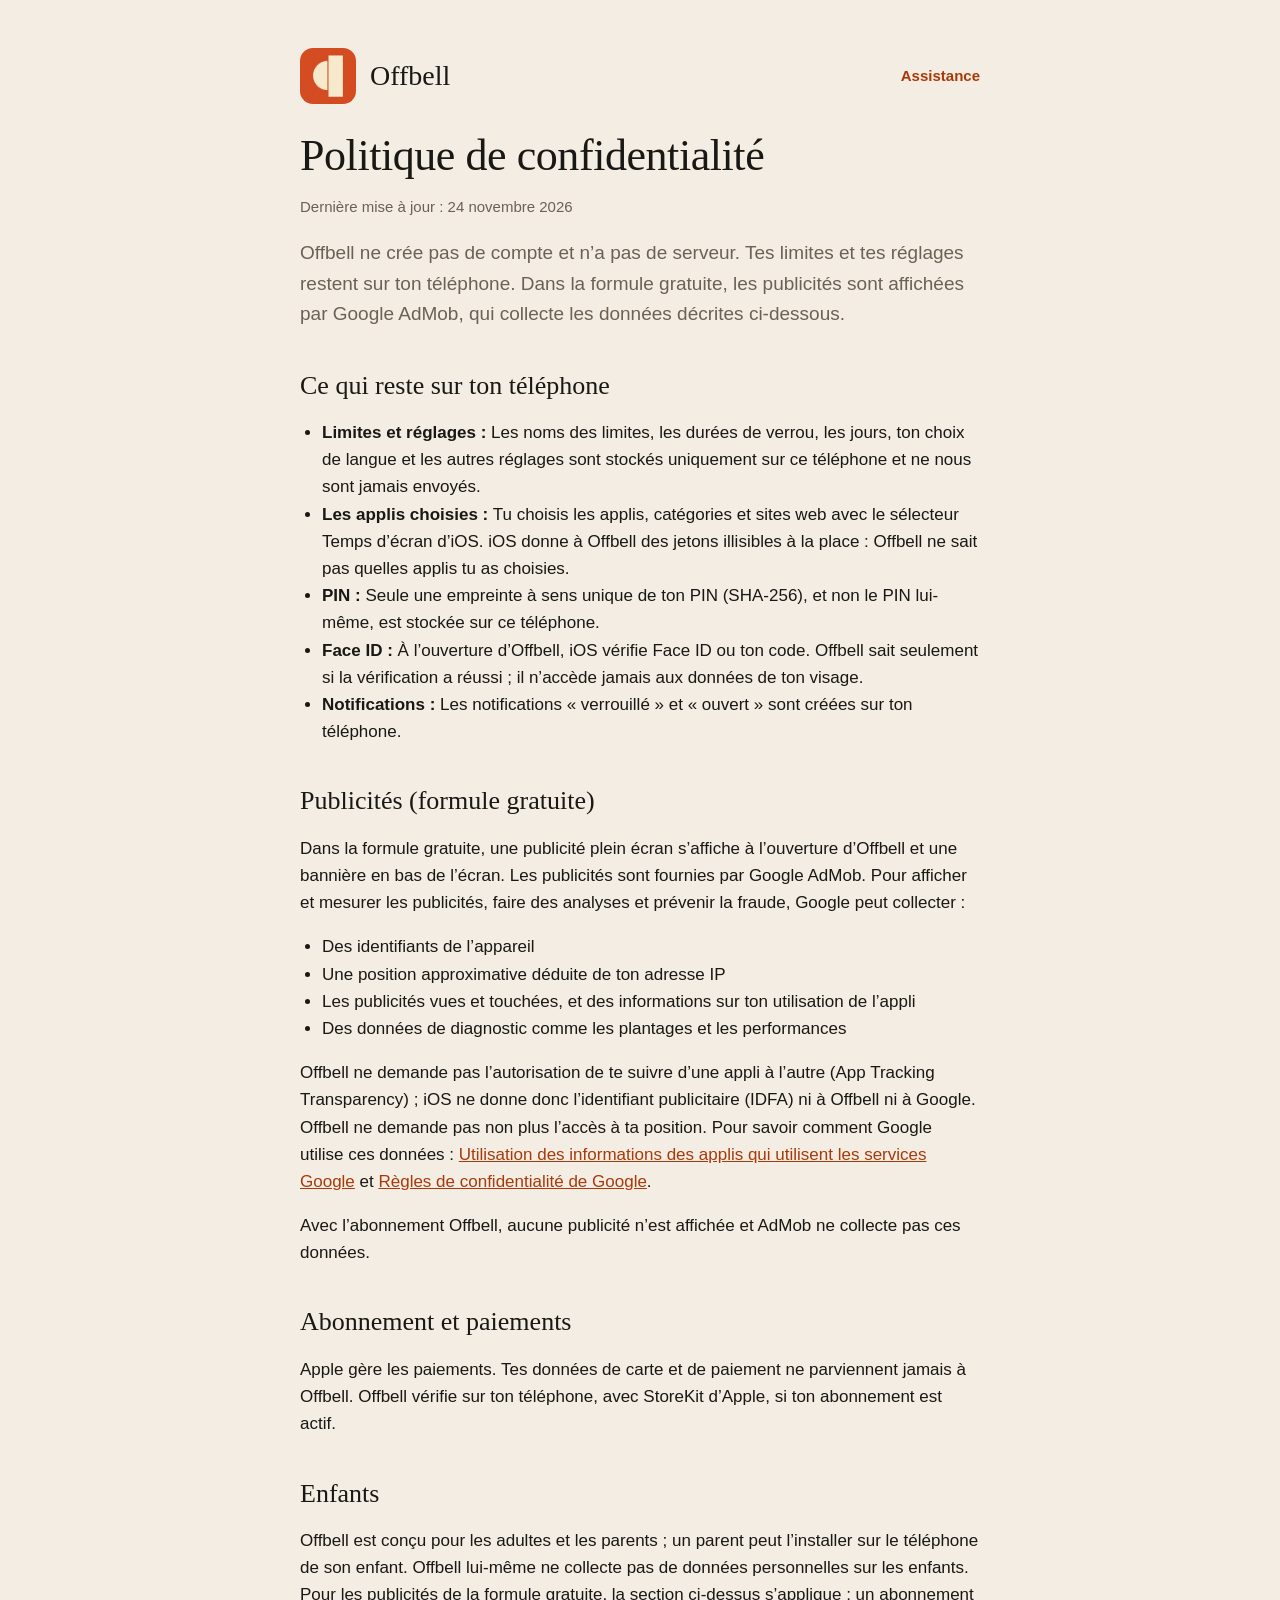
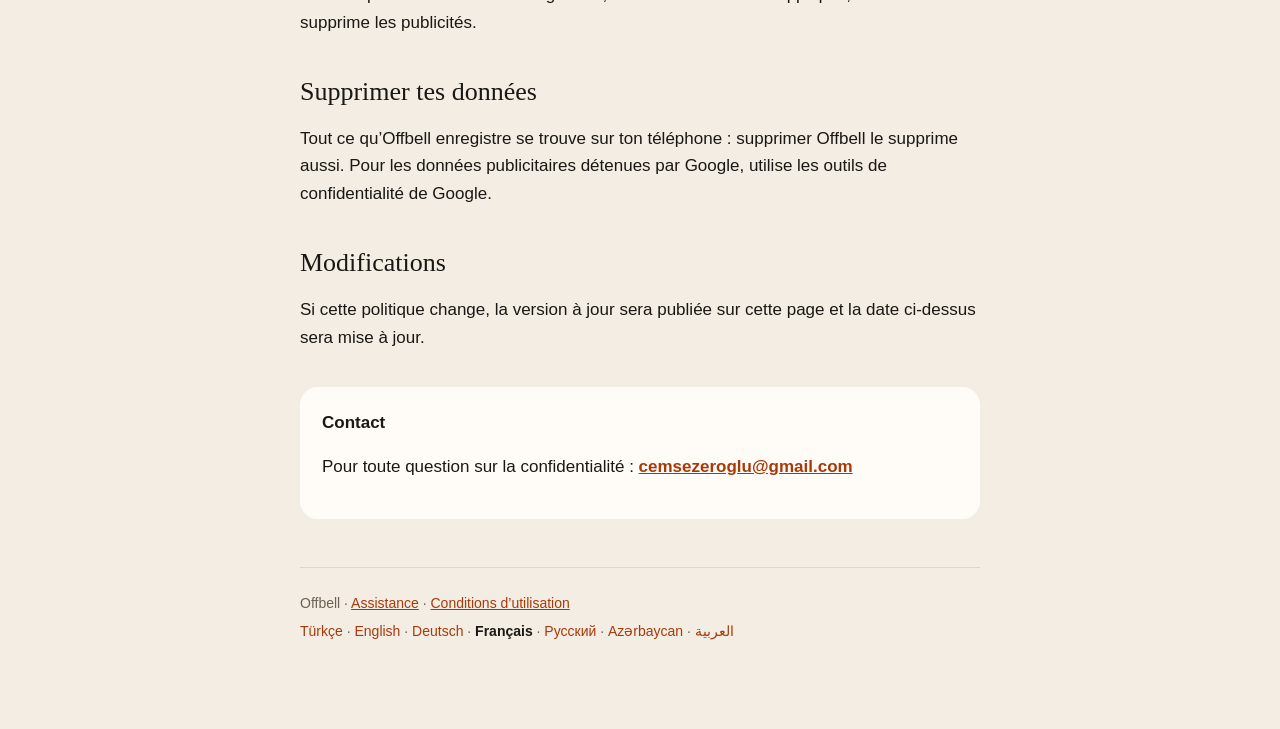
<file: privacy-fr.html>
<!doctype html>
<html lang="fr">
<head>
<meta charset="utf-8">
<meta name="viewport" content="width=device-width, initial-scale=1">
<title>Offbell Politique de confidentialité</title>
<link rel="stylesheet" href="style.css">
</head>
<body>
<main>
  <header>
    <img src="icon.png" alt="">
    <a href="index.html">Offbell</a>
    <nav><a href="support-fr.html">Assistance</a></nav>
  </header>

  <h1>Politique de confidentialité</h1>
  <p class="muted">Dernière mise à jour : 24 novembre 2026</p>
  <p class="lead">Offbell ne crée pas de compte et n’a pas de serveur. Tes limites et tes réglages restent sur ton téléphone. Dans la formule gratuite, les publicités sont affichées par Google AdMob, qui collecte les données décrites ci-dessous.</p>

  <h2>Ce qui reste sur ton téléphone</h2>
  <ul>
    <li><strong>Limites et réglages :</strong> Les noms des limites, les durées de verrou, les jours, ton choix de langue et les autres réglages sont stockés uniquement sur ce téléphone et ne nous sont jamais envoyés.</li>
    <li><strong>Les applis choisies :</strong> Tu choisis les applis, catégories et sites web avec le sélecteur Temps d’écran d’iOS. iOS donne à Offbell des jetons illisibles à la place : Offbell ne sait pas quelles applis tu as choisies.</li>
    <li><strong>PIN :</strong> Seule une empreinte à sens unique de ton PIN (SHA-256), et non le PIN lui-même, est stockée sur ce téléphone.</li>
    <li><strong>Face ID :</strong> À l’ouverture d’Offbell, iOS vérifie Face ID ou ton code. Offbell sait seulement si la vérification a réussi ; il n’accède jamais aux données de ton visage.</li>
    <li><strong>Notifications :</strong> Les notifications « verrouillé » et « ouvert » sont créées sur ton téléphone.</li>
  </ul>

  <h2>Publicités (formule gratuite)</h2>
  <p>Dans la formule gratuite, une publicité plein écran s’affiche à l’ouverture d’Offbell et une bannière en bas de l’écran. Les publicités sont fournies par Google AdMob. Pour afficher et mesurer les publicités, faire des analyses et prévenir la fraude, Google peut collecter :</p>
  <ul>
    <li>Des identifiants de l’appareil</li>
    <li>Une position approximative déduite de ton adresse IP</li>
    <li>Les publicités vues et touchées, et des informations sur ton utilisation de l’appli</li>
    <li>Des données de diagnostic comme les plantages et les performances</li>
  </ul>
  <p>Offbell ne demande pas l’autorisation de te suivre d’une appli à l’autre (App Tracking Transparency) ; iOS ne donne donc l’identifiant publicitaire (IDFA) ni à Offbell ni à Google. Offbell ne demande pas non plus l’accès à ta position. Pour savoir comment Google utilise ces données : <a href="https://policies.google.com/technologies/partner-sites">Utilisation des informations des applis qui utilisent les services Google</a> et <a href="https://policies.google.com/privacy">Règles de confidentialité de Google</a>.</p>
  <p>Avec l’abonnement Offbell, aucune publicité n’est affichée et AdMob ne collecte pas ces données.</p>

  <h2>Abonnement et paiements</h2>
  <p>Apple gère les paiements. Tes données de carte et de paiement ne parviennent jamais à Offbell. Offbell vérifie sur ton téléphone, avec StoreKit d’Apple, si ton abonnement est actif.</p>

  <h2>Enfants</h2>
  <p>Offbell est conçu pour les adultes et les parents ; un parent peut l’installer sur le téléphone de son enfant. Offbell lui-même ne collecte pas de données personnelles sur les enfants. Pour les publicités de la formule gratuite, la section ci-dessus s’applique ; un abonnement supprime les publicités.</p>

  <h2>Supprimer tes données</h2>
  <p>Tout ce qu’Offbell enregistre se trouve sur ton téléphone : supprimer Offbell le supprime aussi. Pour les données publicitaires détenues par Google, utilise les outils de confidentialité de Google.</p>

  <h2>Modifications</h2>
  <p>Si cette politique change, la version à jour sera publiée sur cette page et la date ci-dessus sera mise à jour.</p>

  <div class="contact">
    <h3>Contact</h3>
    <p>Pour toute question sur la confidentialité : <a href="mailto:cemsezeroglu@gmail.com">cemsezeroglu@gmail.com</a></p>
  </div>

  <footer>
    <p>Offbell · <a href="support-fr.html">Assistance</a> · <a href="https://www.apple.com/legal/internet-services/itunes/dev/stdeula/">Conditions d’utilisation</a></p>
    <p class="langs"><a href="gizlilik.html" lang="tr">Türkçe</a> · <a href="privacy.html" lang="en">English</a> · <a href="privacy-de.html" lang="de">Deutsch</a> · <a href="privacy-fr.html" lang="fr" aria-current="page">Français</a> · <a href="privacy-ru.html" lang="ru">Русский</a> · <a href="privacy-az.html" lang="az">Azərbaycan</a> · <a href="privacy-ar.html" lang="ar">العربية</a></p>
  </footer>
</main>
</body>
</html>
</file>
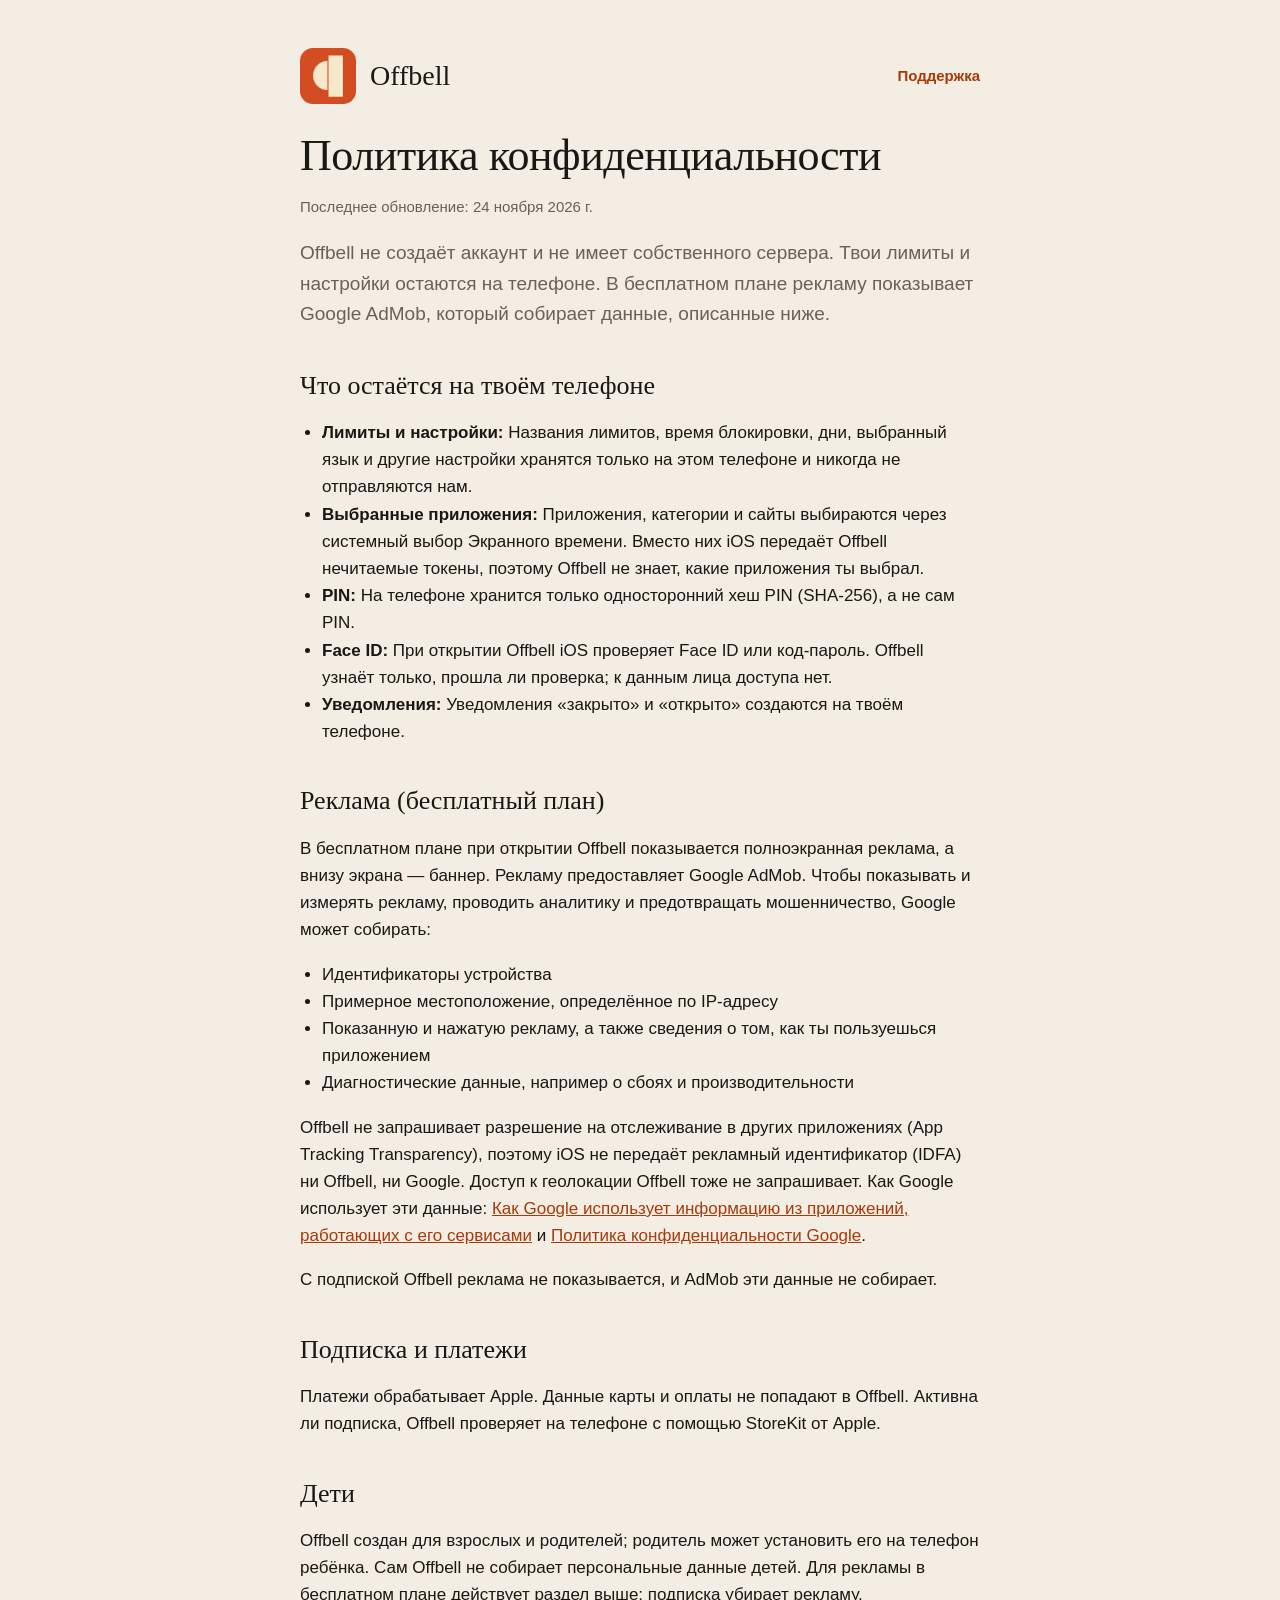
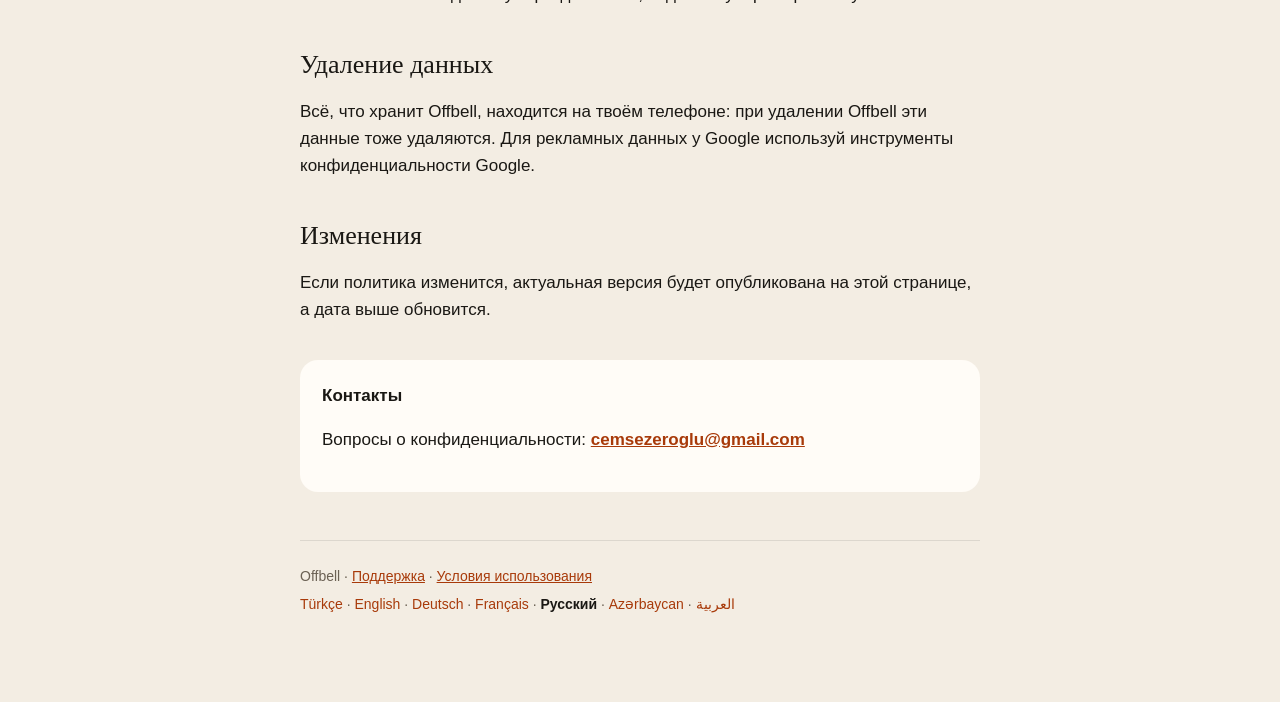
<file: privacy-ru.html>
<!doctype html>
<html lang="ru">
<head>
<meta charset="utf-8">
<meta name="viewport" content="width=device-width, initial-scale=1">
<title>Offbell — Политика конфиденциальности</title>
<link rel="stylesheet" href="style.css">
</head>
<body>
<main>
  <header>
    <img src="icon.png" alt="">
    <a href="index.html">Offbell</a>
    <nav><a href="support-ru.html">Поддержка</a></nav>
  </header>

  <h1>Политика конфиденциальности</h1>
  <p class="muted">Последнее обновление: 24 ноября 2026 г.</p>
  <p class="lead">Offbell не создаёт аккаунт и не имеет собственного сервера. Твои лимиты и настройки остаются на телефоне. В бесплатном плане рекламу показывает Google AdMob, который собирает данные, описанные ниже.</p>

  <h2>Что остаётся на твоём телефоне</h2>
  <ul>
    <li><strong>Лимиты и настройки:</strong> Названия лимитов, время блокировки, дни, выбранный язык и другие настройки хранятся только на этом телефоне и никогда не отправляются нам.</li>
    <li><strong>Выбранные приложения:</strong> Приложения, категории и сайты выбираются через системный выбор Экранного времени. Вместо них iOS передаёт Offbell нечитаемые токены, поэтому Offbell не знает, какие приложения ты выбрал.</li>
    <li><strong>PIN:</strong> На телефоне хранится только односторонний хеш PIN (SHA-256), а не сам PIN.</li>
    <li><strong>Face ID:</strong> При открытии Offbell iOS проверяет Face ID или код-пароль. Offbell узнаёт только, прошла ли проверка; к данным лица доступа нет.</li>
    <li><strong>Уведомления:</strong> Уведомления «закрыто» и «открыто» создаются на твоём телефоне.</li>
  </ul>

  <h2>Реклама (бесплатный план)</h2>
  <p>В бесплатном плане при открытии Offbell показывается полноэкранная реклама, а внизу экрана — баннер. Рекламу предоставляет Google AdMob. Чтобы показывать и измерять рекламу, проводить аналитику и предотвращать мошенничество, Google может собирать:</p>
  <ul>
    <li>Идентификаторы устройства</li>
    <li>Примерное местоположение, определённое по IP-адресу</li>
    <li>Показанную и нажатую рекламу, а также сведения о том, как ты пользуешься приложением</li>
    <li>Диагностические данные, например о сбоях и производительности</li>
  </ul>
  <p>Offbell не запрашивает разрешение на отслеживание в других приложениях (App Tracking Transparency), поэтому iOS не передаёт рекламный идентификатор (IDFA) ни Offbell, ни Google. Доступ к геолокации Offbell тоже не запрашивает. Как Google использует эти данные: <a href="https://policies.google.com/technologies/partner-sites">Как Google использует информацию из приложений, работающих с его сервисами</a> и <a href="https://policies.google.com/privacy">Политика конфиденциальности Google</a>.</p>
  <p>С подпиской Offbell реклама не показывается, и AdMob эти данные не собирает.</p>

  <h2>Подписка и платежи</h2>
  <p>Платежи обрабатывает Apple. Данные карты и оплаты не попадают в Offbell. Активна ли подписка, Offbell проверяет на телефоне с помощью StoreKit от Apple.</p>

  <h2>Дети</h2>
  <p>Offbell создан для взрослых и родителей; родитель может установить его на телефон ребёнка. Сам Offbell не собирает персональные данные детей. Для рекламы в бесплатном плане действует раздел выше; подписка убирает рекламу.</p>

  <h2>Удаление данных</h2>
  <p>Всё, что хранит Offbell, находится на твоём телефоне: при удалении Offbell эти данные тоже удаляются. Для рекламных данных у Google используй инструменты конфиденциальности Google.</p>

  <h2>Изменения</h2>
  <p>Если политика изменится, актуальная версия будет опубликована на этой странице, а дата выше обновится.</p>

  <div class="contact">
    <h3>Контакты</h3>
    <p>Вопросы о конфиденциальности: <a href="mailto:cemsezeroglu@gmail.com">cemsezeroglu@gmail.com</a></p>
  </div>

  <footer>
    <p>Offbell · <a href="support-ru.html">Поддержка</a> · <a href="https://www.apple.com/legal/internet-services/itunes/dev/stdeula/">Условия использования</a></p>
    <p class="langs"><a href="gizlilik.html" lang="tr">Türkçe</a> · <a href="privacy.html" lang="en">English</a> · <a href="privacy-de.html" lang="de">Deutsch</a> · <a href="privacy-fr.html" lang="fr">Français</a> · <a href="privacy-ru.html" lang="ru" aria-current="page">Русский</a> · <a href="privacy-az.html" lang="az">Azərbaycan</a> · <a href="privacy-ar.html" lang="ar">العربية</a></p>
  </footer>
</main>
</body>
</html>
</file>
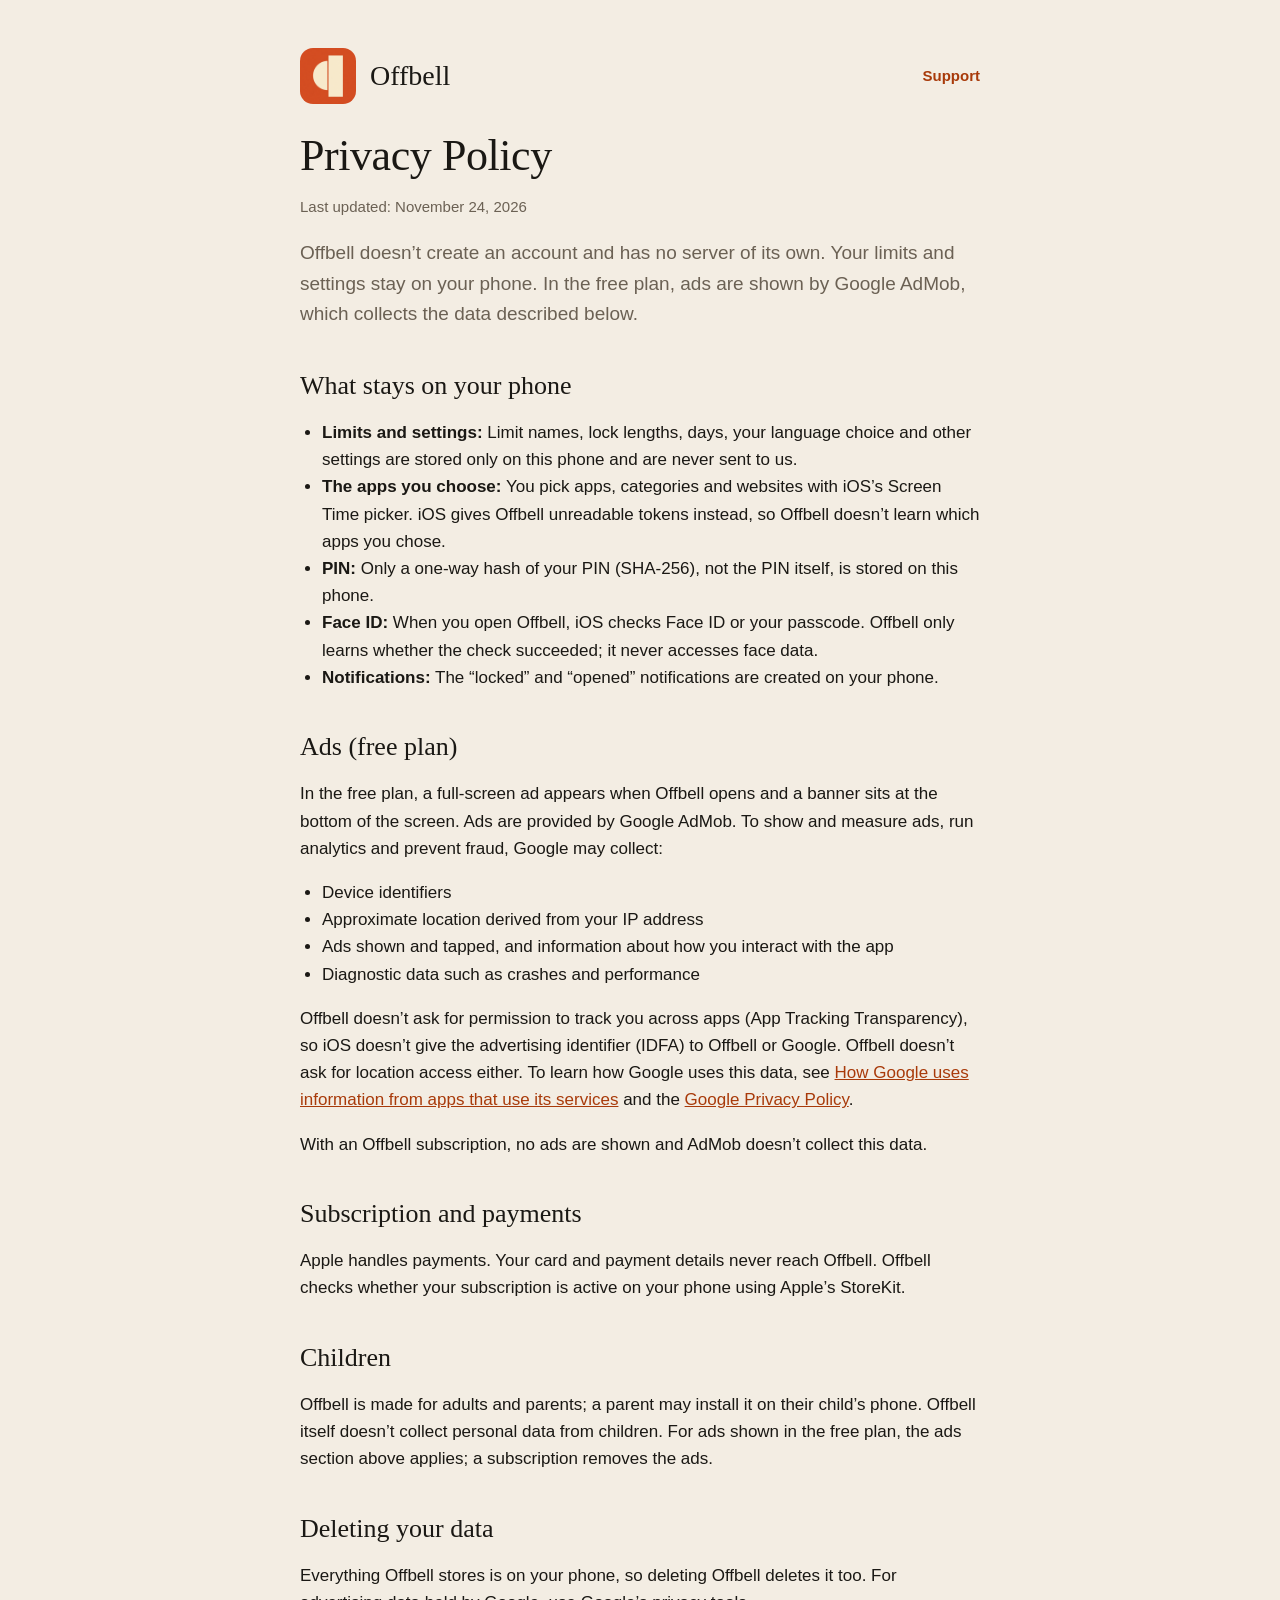
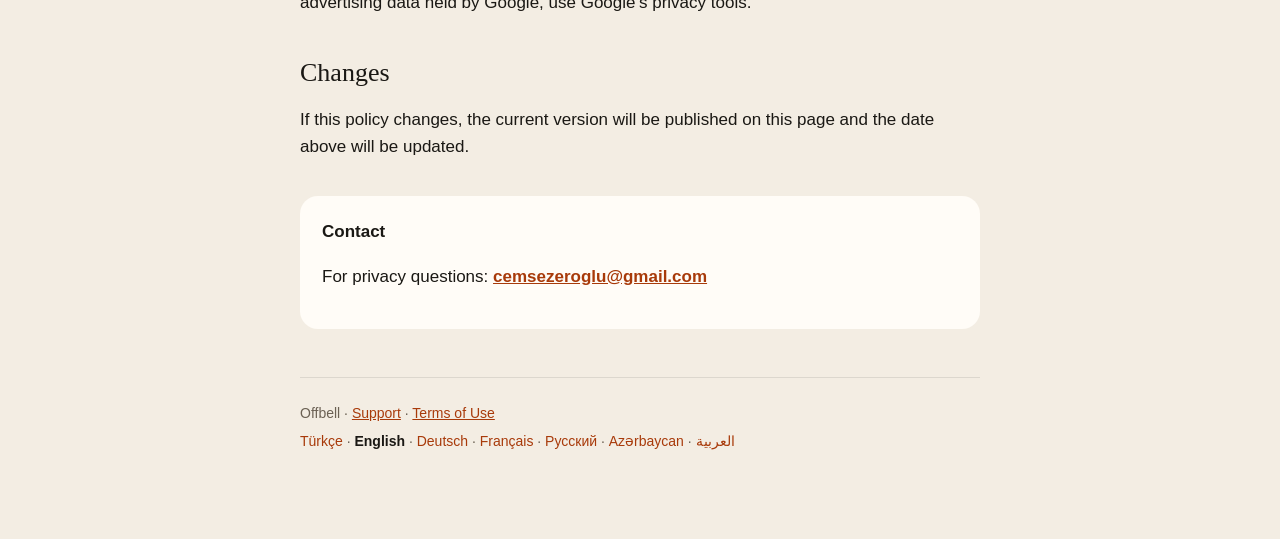
<file: privacy.html>
<!doctype html>
<html lang="en">
<head>
<meta charset="utf-8">
<meta name="viewport" content="width=device-width, initial-scale=1">
<title>Offbell Privacy Policy</title>
<link rel="stylesheet" href="style.css">
</head>
<body>
<main>
  <header>
    <img src="icon.png" alt="">
    <a href="index.html">Offbell</a>
    <nav><a href="support.html">Support</a></nav>
  </header>

  <h1>Privacy Policy</h1>
  <p class="muted">Last updated: November 24, 2026</p>
  <p class="lead">Offbell doesn’t create an account and has no server of its own. Your limits and settings stay on your phone. In the free plan, ads are shown by Google AdMob, which collects the data described below.</p>

  <h2>What stays on your phone</h2>
  <ul>
    <li><strong>Limits and settings:</strong> Limit names, lock lengths, days, your language choice and other settings are stored only on this phone and are never sent to us.</li>
    <li><strong>The apps you choose:</strong> You pick apps, categories and websites with iOS’s Screen Time picker. iOS gives Offbell unreadable tokens instead, so Offbell doesn’t learn which apps you chose.</li>
    <li><strong>PIN:</strong> Only a one-way hash of your PIN (SHA-256), not the PIN itself, is stored on this phone.</li>
    <li><strong>Face ID:</strong> When you open Offbell, iOS checks Face ID or your passcode. Offbell only learns whether the check succeeded; it never accesses face data.</li>
    <li><strong>Notifications:</strong> The “locked” and “opened” notifications are created on your phone.</li>
  </ul>

  <h2>Ads (free plan)</h2>
  <p>In the free plan, a full-screen ad appears when Offbell opens and a banner sits at the bottom of the screen. Ads are provided by Google AdMob. To show and measure ads, run analytics and prevent fraud, Google may collect:</p>
  <ul>
    <li>Device identifiers</li>
    <li>Approximate location derived from your IP address</li>
    <li>Ads shown and tapped, and information about how you interact with the app</li>
    <li>Diagnostic data such as crashes and performance</li>
  </ul>
  <p>Offbell doesn’t ask for permission to track you across apps (App Tracking Transparency), so iOS doesn’t give the advertising identifier (IDFA) to Offbell or Google. Offbell doesn’t ask for location access either. To learn how Google uses this data, see <a href="https://policies.google.com/technologies/partner-sites">How Google uses information from apps that use its services</a> and the <a href="https://policies.google.com/privacy">Google Privacy Policy</a>.</p>
  <p>With an Offbell subscription, no ads are shown and AdMob doesn’t collect this data.</p>

  <h2>Subscription and payments</h2>
  <p>Apple handles payments. Your card and payment details never reach Offbell. Offbell checks whether your subscription is active on your phone using Apple’s StoreKit.</p>

  <h2>Children</h2>
  <p>Offbell is made for adults and parents; a parent may install it on their child’s phone. Offbell itself doesn’t collect personal data from children. For ads shown in the free plan, the ads section above applies; a subscription removes the ads.</p>

  <h2>Deleting your data</h2>
  <p>Everything Offbell stores is on your phone, so deleting Offbell deletes it too. For advertising data held by Google, use Google’s privacy tools.</p>

  <h2>Changes</h2>
  <p>If this policy changes, the current version will be published on this page and the date above will be updated.</p>

  <div class="contact">
    <h3>Contact</h3>
    <p>For privacy questions: <a href="mailto:cemsezeroglu@gmail.com">cemsezeroglu@gmail.com</a></p>
  </div>


  <footer>
    <p>Offbell · <a href="support.html">Support</a> · <a href="https://www.apple.com/legal/internet-services/itunes/dev/stdeula/">Terms of Use</a></p>
    <p class="langs"><a href="gizlilik.html" lang="tr">Türkçe</a> · <a href="privacy.html" lang="en" aria-current="page">English</a> · <a href="privacy-de.html" lang="de">Deutsch</a> · <a href="privacy-fr.html" lang="fr">Français</a> · <a href="privacy-ru.html" lang="ru">Русский</a> · <a href="privacy-az.html" lang="az">Azərbaycan</a> · <a href="privacy-ar.html" lang="ar">العربية</a></p>
  </footer>
</main>
</body>
</html>
</file>
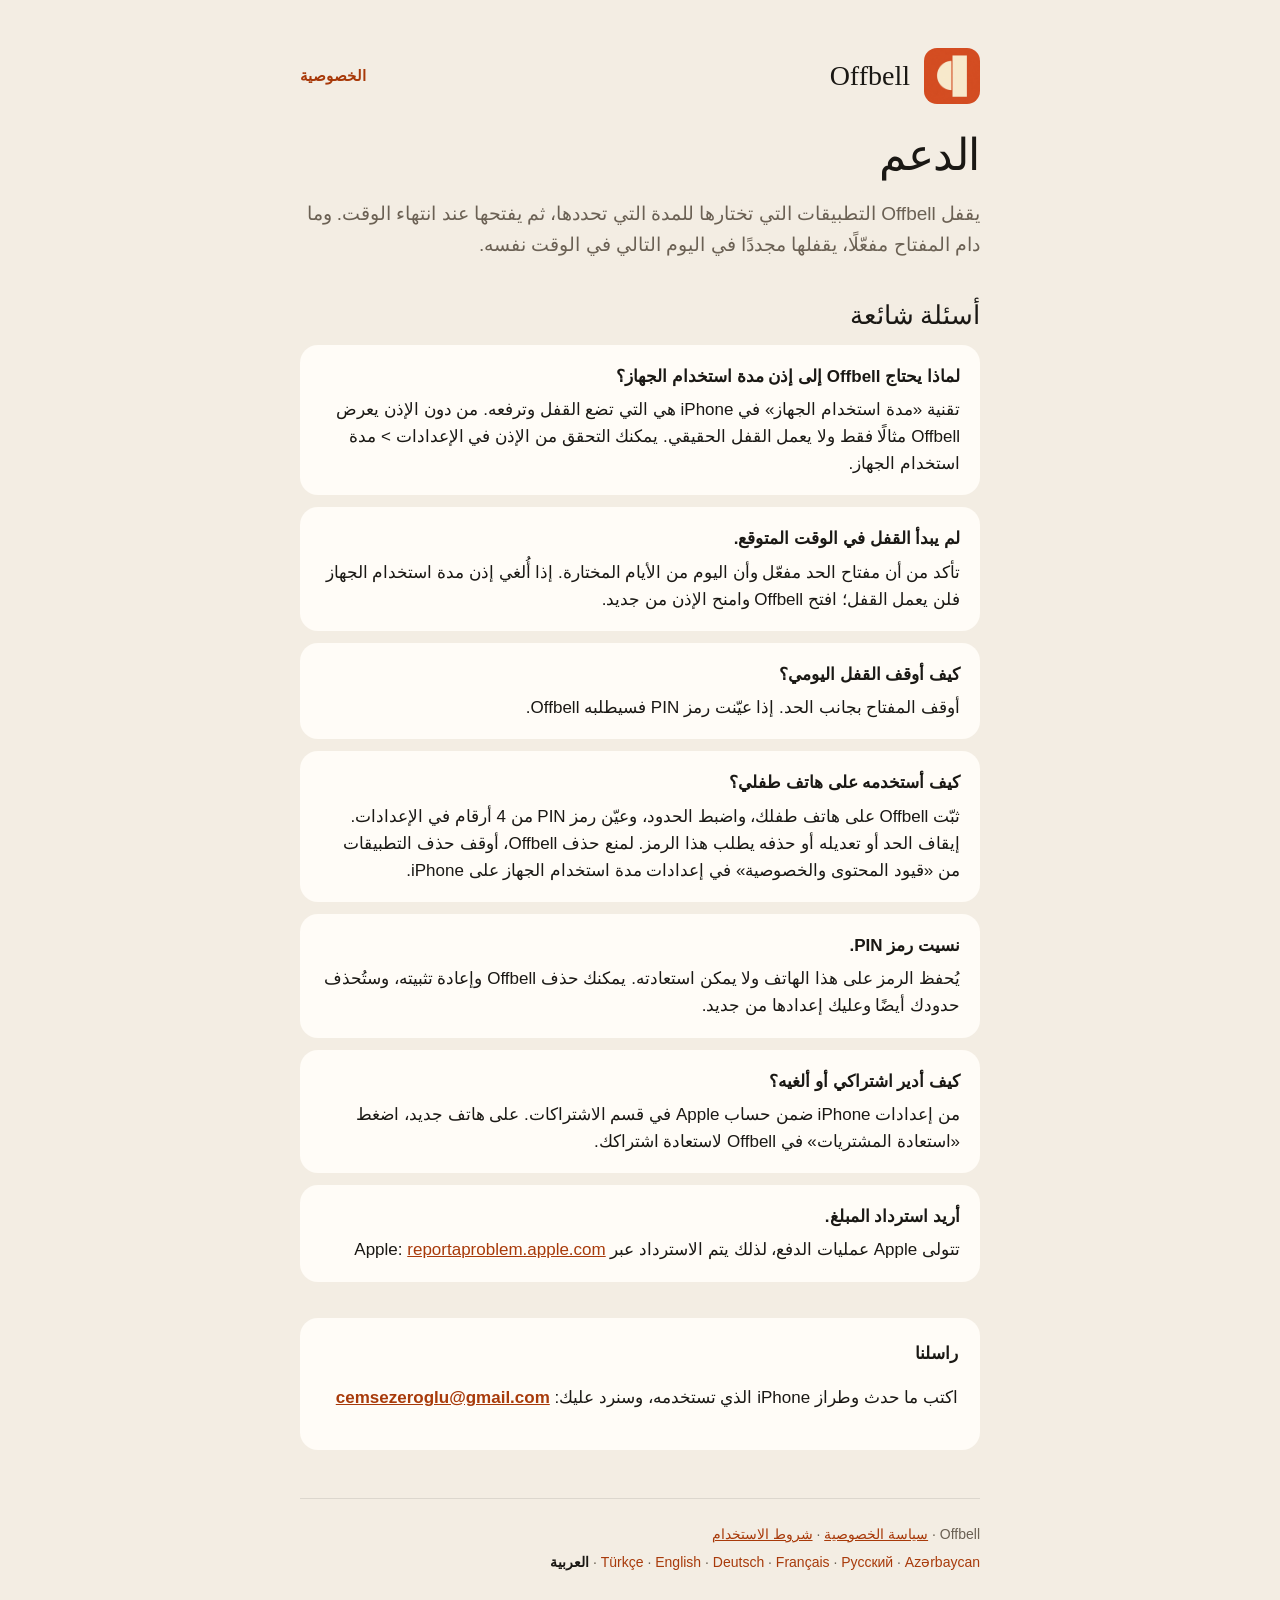
<file: support-ar.html>
<!doctype html>
<html lang="ar" dir="rtl">
<head>
<meta charset="utf-8">
<meta name="viewport" content="width=device-width, initial-scale=1">
<title>Offbell — الدعم</title>
<link rel="stylesheet" href="style.css">
</head>
<body>
<main>
  <header>
    <img src="icon.png" alt="">
    <a href="index.html">Offbell</a>
    <nav><a href="privacy-ar.html">الخصوصية</a></nav>
  </header>

  <h1>الدعم</h1>
  <p class="lead">يقفل Offbell التطبيقات التي تختارها للمدة التي تحددها، ثم يفتحها عند انتهاء الوقت. وما دام المفتاح مفعّلًا، يقفلها مجددًا في اليوم التالي في الوقت نفسه.</p>

  <h2>أسئلة شائعة</h2>

  <div class="card">
    <h3>لماذا يحتاج Offbell إلى إذن مدة استخدام الجهاز؟</h3>
    <p>تقنية «مدة استخدام الجهاز» في iPhone هي التي تضع القفل وترفعه. من دون الإذن يعرض Offbell مثالًا فقط ولا يعمل القفل الحقيقي. يمكنك التحقق من الإذن في الإعدادات &gt; مدة استخدام الجهاز.</p>
  </div>

  <div class="card">
    <h3>لم يبدأ القفل في الوقت المتوقع.</h3>
    <p>تأكد من أن مفتاح الحد مفعّل وأن اليوم من الأيام المختارة. إذا أُلغي إذن مدة استخدام الجهاز فلن يعمل القفل؛ افتح Offbell وامنح الإذن من جديد.</p>
  </div>

  <div class="card">
    <h3>كيف أوقف القفل اليومي؟</h3>
    <p>أوقف المفتاح بجانب الحد. إذا عيّنت رمز PIN فسيطلبه Offbell.</p>
  </div>

  <div class="card">
    <h3>كيف أستخدمه على هاتف طفلي؟</h3>
    <p>ثبّت Offbell على هاتف طفلك، واضبط الحدود، وعيّن رمز PIN من 4 أرقام في الإعدادات. إيقاف الحد أو تعديله أو حذفه يطلب هذا الرمز. لمنع حذف Offbell، أوقف حذف التطبيقات من «قيود المحتوى والخصوصية» في إعدادات مدة استخدام الجهاز على iPhone.</p>
  </div>

  <div class="card">
    <h3>نسيت رمز PIN.</h3>
    <p>يُحفظ الرمز على هذا الهاتف ولا يمكن استعادته. يمكنك حذف Offbell وإعادة تثبيته، وستُحذف حدودك أيضًا وعليك إعدادها من جديد.</p>
  </div>

  <div class="card">
    <h3>كيف أدير اشتراكي أو ألغيه؟</h3>
    <p>من إعدادات iPhone ضمن حساب Apple في قسم الاشتراكات. على هاتف جديد، اضغط «استعادة المشتريات» في Offbell لاستعادة اشتراكك.</p>
  </div>

  <div class="card">
    <h3>أريد استرداد المبلغ.</h3>
    <p>تتولى Apple عمليات الدفع، لذلك يتم الاسترداد عبر Apple: <a href="https://reportaproblem.apple.com">reportaproblem.apple.com</a></p>
  </div>

  <div class="contact">
    <h3>راسلنا</h3>
    <p>اكتب ما حدث وطراز iPhone الذي تستخدمه، وسنرد عليك: <a href="mailto:cemsezeroglu@gmail.com">cemsezeroglu@gmail.com</a></p>
  </div>

  <footer>
    <p>Offbell · <a href="privacy-ar.html">سياسة الخصوصية</a> · <a href="https://www.apple.com/legal/internet-services/itunes/dev/stdeula/">شروط الاستخدام</a></p>
    <p class="langs"><a href="destek.html" lang="tr">Türkçe</a> · <a href="support.html" lang="en">English</a> · <a href="support-de.html" lang="de">Deutsch</a> · <a href="support-fr.html" lang="fr">Français</a> · <a href="support-ru.html" lang="ru">Русский</a> · <a href="support-az.html" lang="az">Azərbaycan</a> · <a href="support-ar.html" lang="ar" aria-current="page">العربية</a></p>
  </footer>
</main>
</body>
</html>
</file>
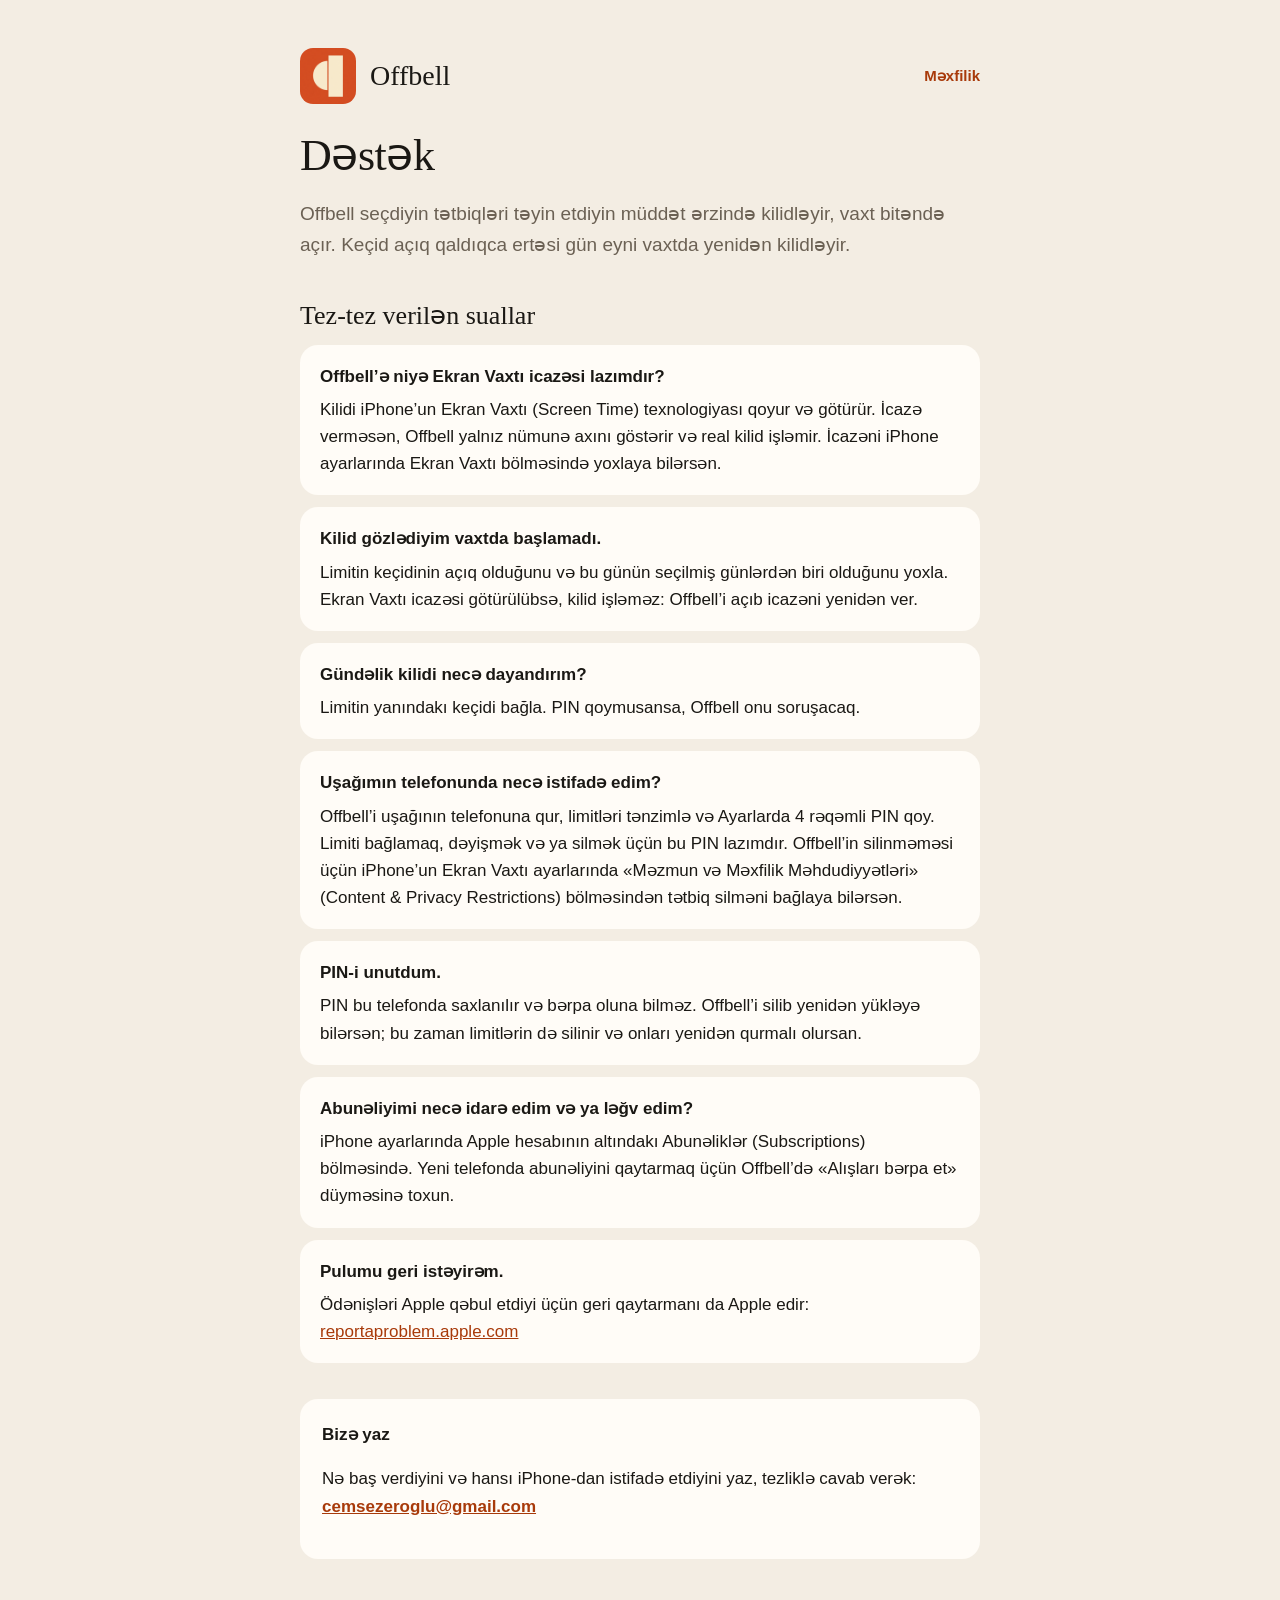
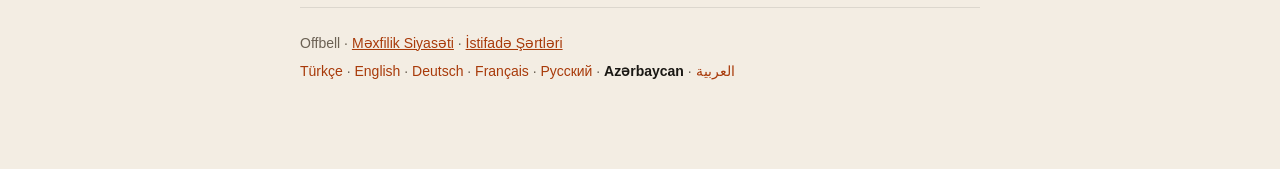
<file: support-az.html>
<!doctype html>
<html lang="az">
<head>
<meta charset="utf-8">
<meta name="viewport" content="width=device-width, initial-scale=1">
<title>Offbell Dəstək</title>
<link rel="stylesheet" href="style.css">
</head>
<body>
<main>
  <header>
    <img src="icon.png" alt="">
    <a href="index.html">Offbell</a>
    <nav><a href="privacy-az.html">Məxfilik</a></nav>
  </header>

  <h1>Dəstək</h1>
  <p class="lead">Offbell seçdiyin tətbiqləri təyin etdiyin müddət ərzində kilidləyir, vaxt bitəndə açır. Keçid açıq qaldıqca ertəsi gün eyni vaxtda yenidən kilidləyir.</p>

  <h2>Tez-tez verilən suallar</h2>

  <div class="card">
    <h3>Offbell’ə niyə Ekran Vaxtı icazəsi lazımdır?</h3>
    <p>Kilidi iPhone’un Ekran Vaxtı (Screen Time) texnologiyası qoyur və götürür. İcazə verməsən, Offbell yalnız nümunə axını göstərir və real kilid işləmir. İcazəni iPhone ayarlarında Ekran Vaxtı bölməsində yoxlaya bilərsən.</p>
  </div>

  <div class="card">
    <h3>Kilid gözlədiyim vaxtda başlamadı.</h3>
    <p>Limitin keçidinin açıq olduğunu və bu günün seçilmiş günlərdən biri olduğunu yoxla. Ekran Vaxtı icazəsi götürülübsə, kilid işləməz: Offbell’i açıb icazəni yenidən ver.</p>
  </div>

  <div class="card">
    <h3>Gündəlik kilidi necə dayandırım?</h3>
    <p>Limitin yanındakı keçidi bağla. PIN qoymusansa, Offbell onu soruşacaq.</p>
  </div>

  <div class="card">
    <h3>Uşağımın telefonunda necə istifadə edim?</h3>
    <p>Offbell’i uşağının telefonuna qur, limitləri tənzimlə və Ayarlarda 4 rəqəmli PIN qoy. Limiti bağlamaq, dəyişmək və ya silmək üçün bu PIN lazımdır. Offbell’in silinməməsi üçün iPhone’un Ekran Vaxtı ayarlarında «Məzmun və Məxfilik Məhdudiyyətləri» (Content &amp; Privacy Restrictions) bölməsindən tətbiq silməni bağlaya bilərsən.</p>
  </div>

  <div class="card">
    <h3>PIN-i unutdum.</h3>
    <p>PIN bu telefonda saxlanılır və bərpa oluna bilməz. Offbell’i silib yenidən yükləyə bilərsən; bu zaman limitlərin də silinir və onları yenidən qurmalı olursan.</p>
  </div>

  <div class="card">
    <h3>Abunəliyimi necə idarə edim və ya ləğv edim?</h3>
    <p>iPhone ayarlarında Apple hesabının altındakı Abunəliklər (Subscriptions) bölməsində. Yeni telefonda abunəliyini qaytarmaq üçün Offbell’də «Alışları bərpa et» düyməsinə toxun.</p>
  </div>

  <div class="card">
    <h3>Pulumu geri istəyirəm.</h3>
    <p>Ödənişləri Apple qəbul etdiyi üçün geri qaytarmanı da Apple edir: <a href="https://reportaproblem.apple.com">reportaproblem.apple.com</a></p>
  </div>

  <div class="contact">
    <h3>Bizə yaz</h3>
    <p>Nə baş verdiyini və hansı iPhone-dan istifadə etdiyini yaz, tezliklə cavab verək: <a href="mailto:cemsezeroglu@gmail.com">cemsezeroglu@gmail.com</a></p>
  </div>

  <footer>
    <p>Offbell · <a href="privacy-az.html">Məxfilik Siyasəti</a> · <a href="https://www.apple.com/legal/internet-services/itunes/dev/stdeula/">İstifadə Şərtləri</a></p>
    <p class="langs"><a href="destek.html" lang="tr">Türkçe</a> · <a href="support.html" lang="en">English</a> · <a href="support-de.html" lang="de">Deutsch</a> · <a href="support-fr.html" lang="fr">Français</a> · <a href="support-ru.html" lang="ru">Русский</a> · <a href="support-az.html" lang="az" aria-current="page">Azərbaycan</a> · <a href="support-ar.html" lang="ar">العربية</a></p>
  </footer>
</main>
</body>
</html>
</file>
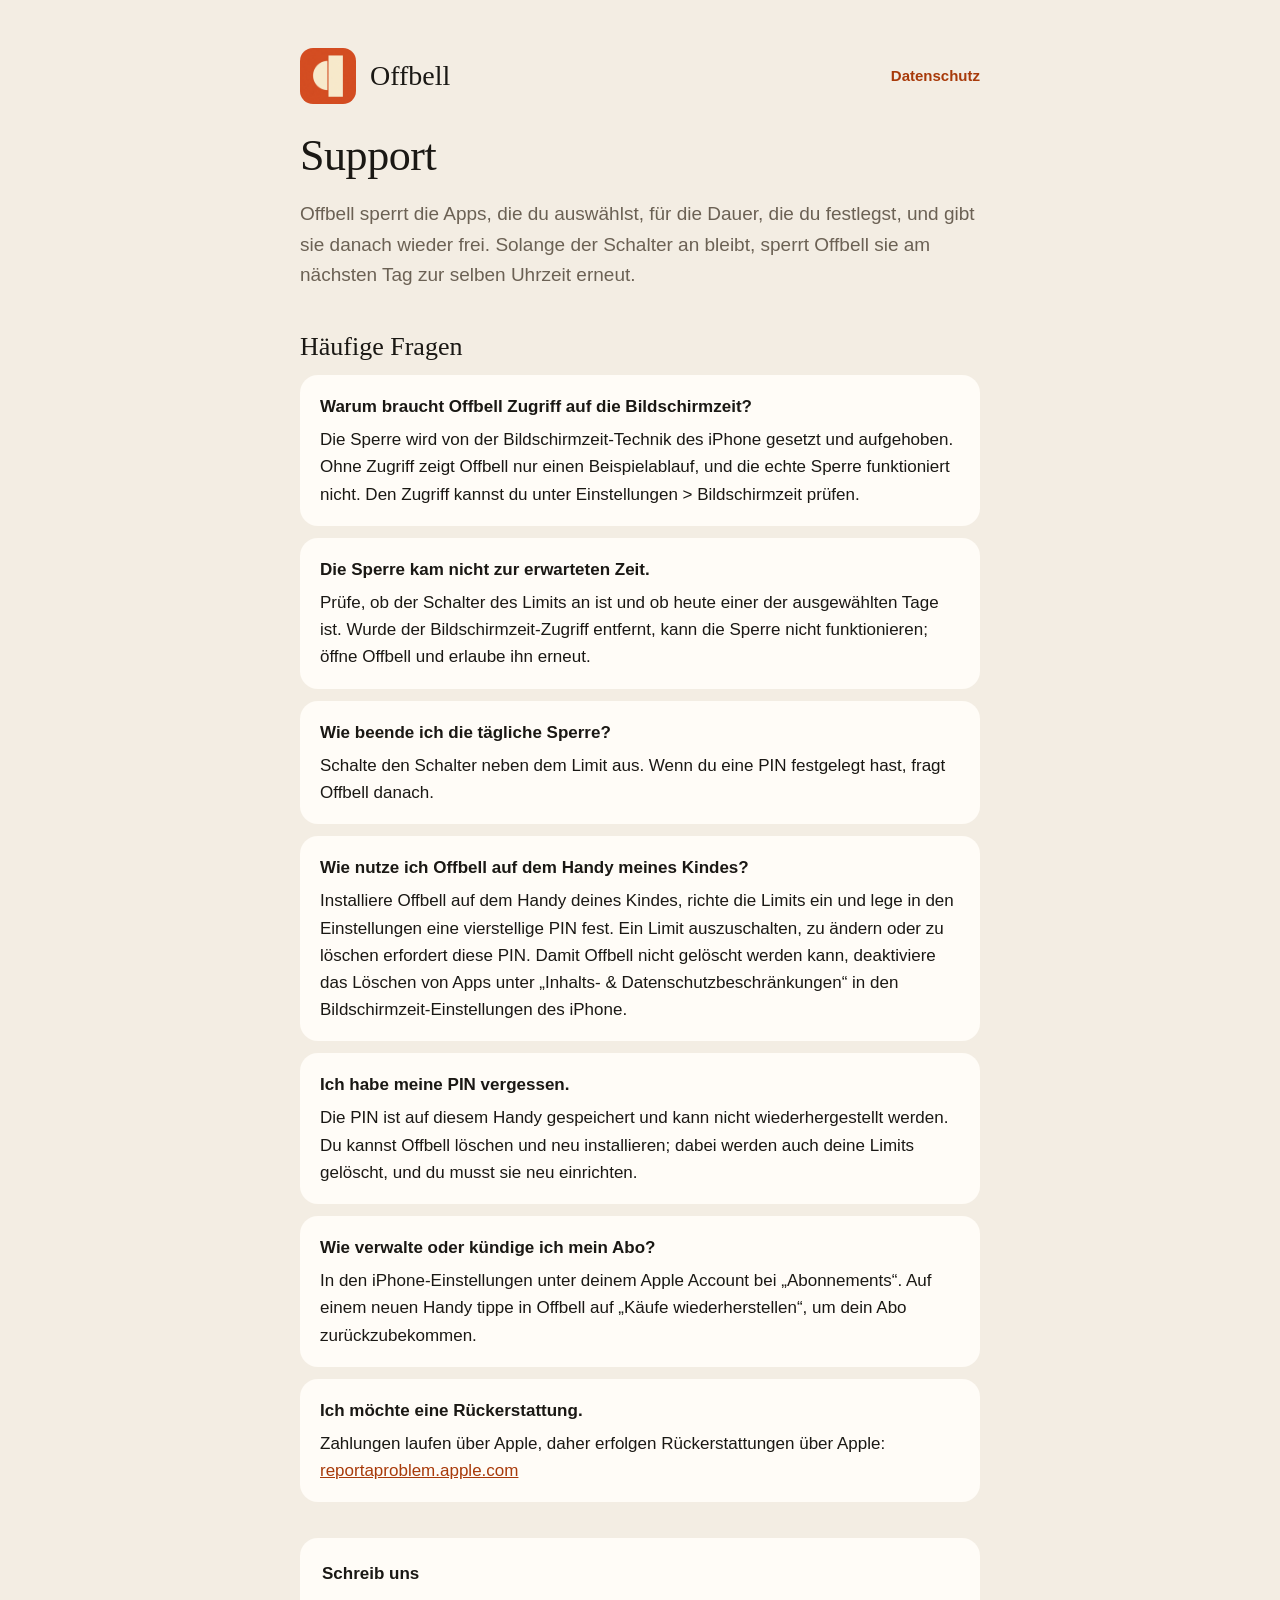
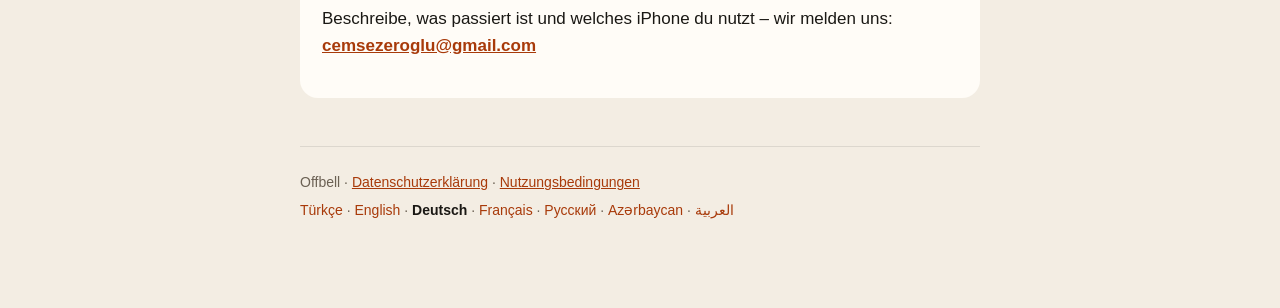
<file: support-de.html>
<!doctype html>
<html lang="de">
<head>
<meta charset="utf-8">
<meta name="viewport" content="width=device-width, initial-scale=1">
<title>Offbell Support</title>
<link rel="stylesheet" href="style.css">
</head>
<body>
<main>
  <header>
    <img src="icon.png" alt="">
    <a href="index.html">Offbell</a>
    <nav><a href="privacy-de.html">Datenschutz</a></nav>
  </header>

  <h1>Support</h1>
  <p class="lead">Offbell sperrt die Apps, die du auswählst, für die Dauer, die du festlegst, und gibt sie danach wieder frei. Solange der Schalter an bleibt, sperrt Offbell sie am nächsten Tag zur selben Uhrzeit erneut.</p>

  <h2>Häufige Fragen</h2>

  <div class="card">
    <h3>Warum braucht Offbell Zugriff auf die Bildschirmzeit?</h3>
    <p>Die Sperre wird von der Bildschirmzeit-Technik des iPhone gesetzt und aufgehoben. Ohne Zugriff zeigt Offbell nur einen Beispielablauf, und die echte Sperre funktioniert nicht. Den Zugriff kannst du unter Einstellungen &gt; Bildschirmzeit prüfen.</p>
  </div>

  <div class="card">
    <h3>Die Sperre kam nicht zur erwarteten Zeit.</h3>
    <p>Prüfe, ob der Schalter des Limits an ist und ob heute einer der ausgewählten Tage ist. Wurde der Bildschirmzeit-Zugriff entfernt, kann die Sperre nicht funktionieren; öffne Offbell und erlaube ihn erneut.</p>
  </div>

  <div class="card">
    <h3>Wie beende ich die tägliche Sperre?</h3>
    <p>Schalte den Schalter neben dem Limit aus. Wenn du eine PIN festgelegt hast, fragt Offbell danach.</p>
  </div>

  <div class="card">
    <h3>Wie nutze ich Offbell auf dem Handy meines Kindes?</h3>
    <p>Installiere Offbell auf dem Handy deines Kindes, richte die Limits ein und lege in den Einstellungen eine vierstellige PIN fest. Ein Limit auszuschalten, zu ändern oder zu löschen erfordert diese PIN. Damit Offbell nicht gelöscht werden kann, deaktiviere das Löschen von Apps unter „Inhalts- &amp; Datenschutzbeschränkungen“ in den Bildschirmzeit-Einstellungen des iPhone.</p>
  </div>

  <div class="card">
    <h3>Ich habe meine PIN vergessen.</h3>
    <p>Die PIN ist auf diesem Handy gespeichert und kann nicht wiederhergestellt werden. Du kannst Offbell löschen und neu installieren; dabei werden auch deine Limits gelöscht, und du musst sie neu einrichten.</p>
  </div>

  <div class="card">
    <h3>Wie verwalte oder kündige ich mein Abo?</h3>
    <p>In den iPhone-Einstellungen unter deinem Apple Account bei „Abonnements“. Auf einem neuen Handy tippe in Offbell auf „Käufe wiederherstellen“, um dein Abo zurückzubekommen.</p>
  </div>

  <div class="card">
    <h3>Ich möchte eine Rückerstattung.</h3>
    <p>Zahlungen laufen über Apple, daher erfolgen Rückerstattungen über Apple: <a href="https://reportaproblem.apple.com">reportaproblem.apple.com</a></p>
  </div>

  <div class="contact">
    <h3>Schreib uns</h3>
    <p>Beschreibe, was passiert ist und welches iPhone du nutzt – wir melden uns: <a href="mailto:cemsezeroglu@gmail.com">cemsezeroglu@gmail.com</a></p>
  </div>

  <footer>
    <p>Offbell · <a href="privacy-de.html">Datenschutzerklärung</a> · <a href="https://www.apple.com/legal/internet-services/itunes/dev/stdeula/">Nutzungsbedingungen</a></p>
    <p class="langs"><a href="destek.html" lang="tr">Türkçe</a> · <a href="support.html" lang="en">English</a> · <a href="support-de.html" lang="de" aria-current="page">Deutsch</a> · <a href="support-fr.html" lang="fr">Français</a> · <a href="support-ru.html" lang="ru">Русский</a> · <a href="support-az.html" lang="az">Azərbaycan</a> · <a href="support-ar.html" lang="ar">العربية</a></p>
  </footer>
</main>
</body>
</html>
</file>
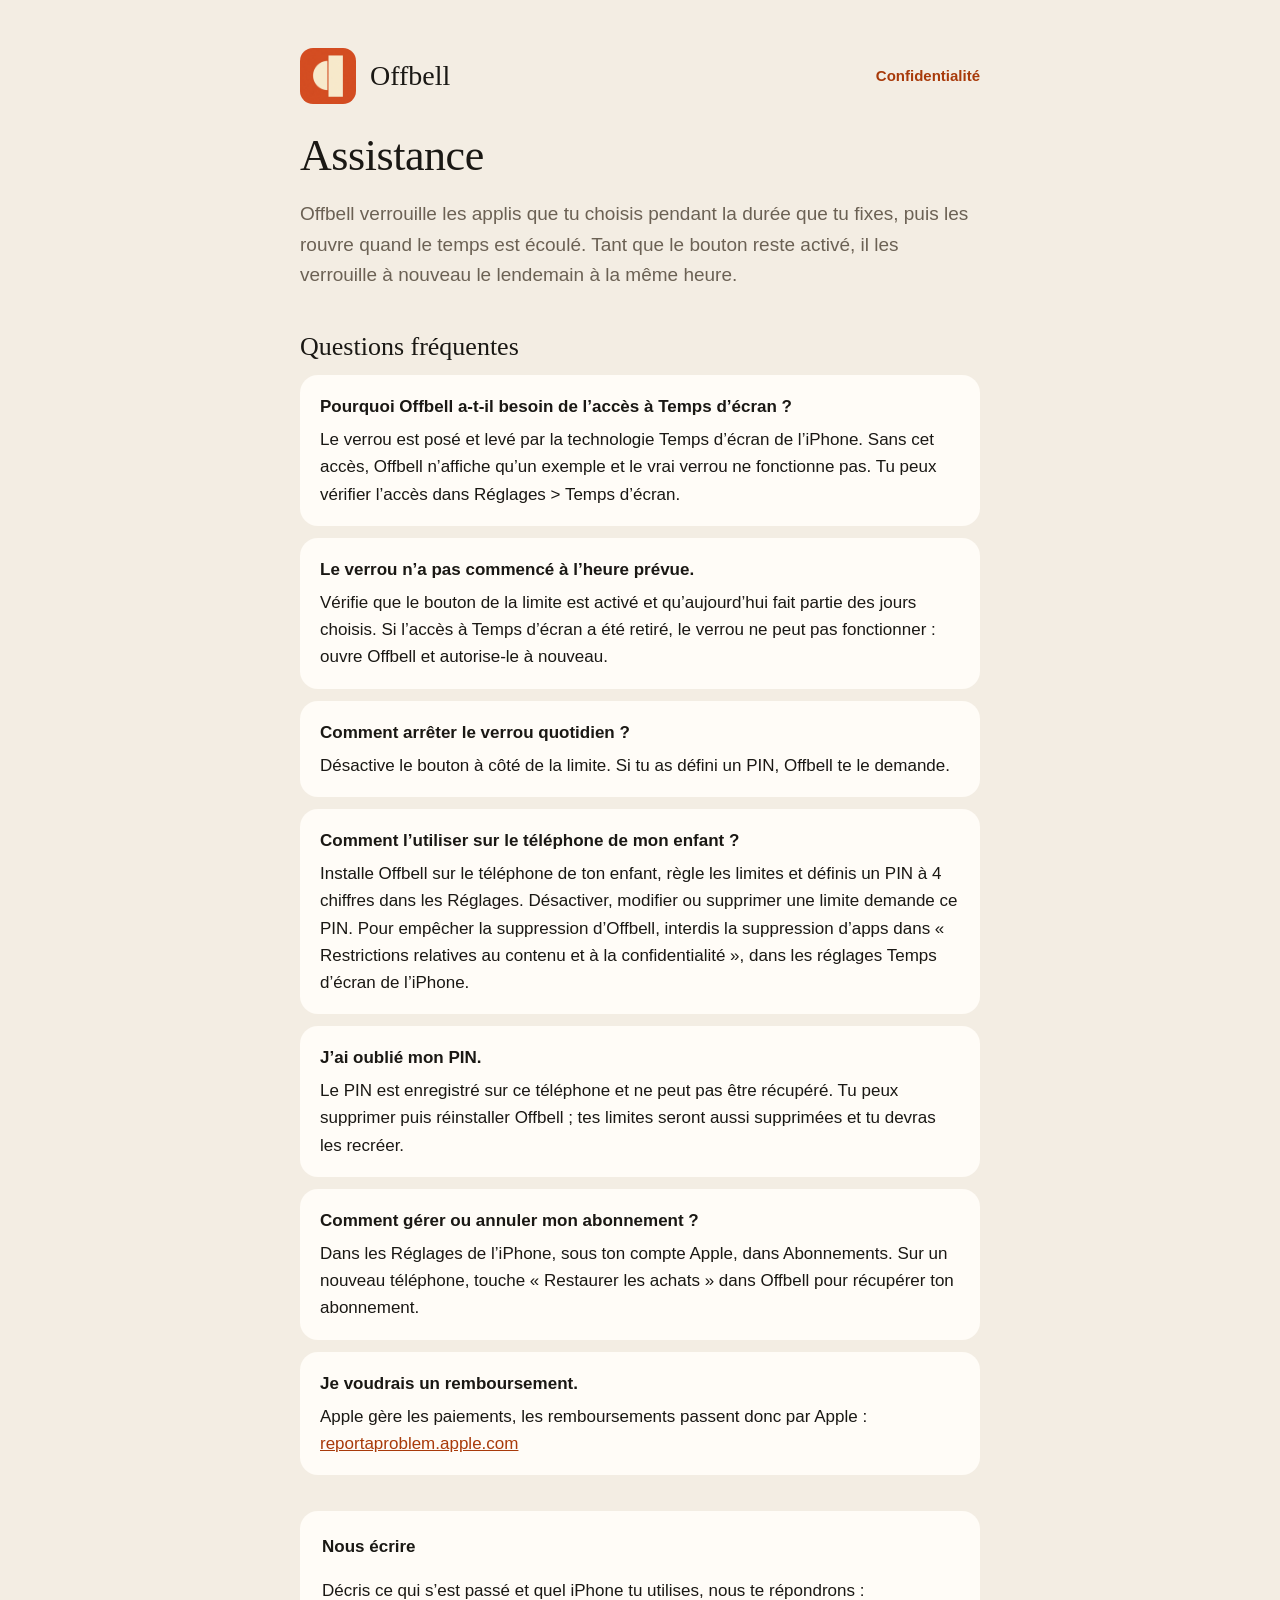
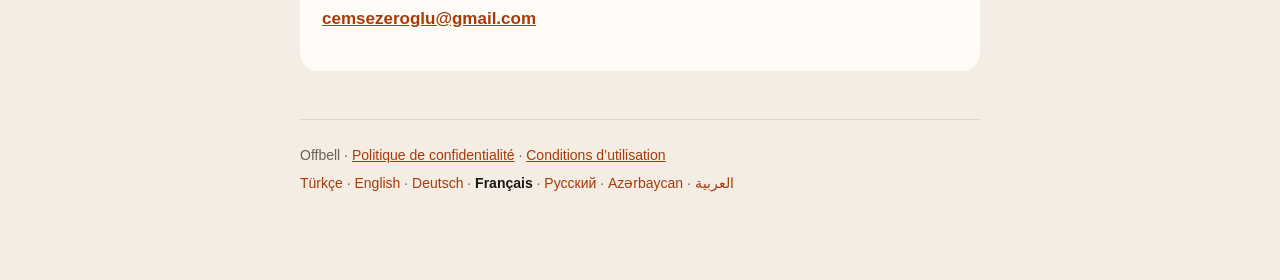
<file: support-fr.html>
<!doctype html>
<html lang="fr">
<head>
<meta charset="utf-8">
<meta name="viewport" content="width=device-width, initial-scale=1">
<title>Offbell Assistance</title>
<link rel="stylesheet" href="style.css">
</head>
<body>
<main>
  <header>
    <img src="icon.png" alt="">
    <a href="index.html">Offbell</a>
    <nav><a href="privacy-fr.html">Confidentialité</a></nav>
  </header>

  <h1>Assistance</h1>
  <p class="lead">Offbell verrouille les applis que tu choisis pendant la durée que tu fixes, puis les rouvre quand le temps est écoulé. Tant que le bouton reste activé, il les verrouille à nouveau le lendemain à la même heure.</p>

  <h2>Questions fréquentes</h2>

  <div class="card">
    <h3>Pourquoi Offbell a-t-il besoin de l’accès à Temps d’écran ?</h3>
    <p>Le verrou est posé et levé par la technologie Temps d’écran de l’iPhone. Sans cet accès, Offbell n’affiche qu’un exemple et le vrai verrou ne fonctionne pas. Tu peux vérifier l’accès dans Réglages &gt; Temps d’écran.</p>
  </div>

  <div class="card">
    <h3>Le verrou n’a pas commencé à l’heure prévue.</h3>
    <p>Vérifie que le bouton de la limite est activé et qu’aujourd’hui fait partie des jours choisis. Si l’accès à Temps d’écran a été retiré, le verrou ne peut pas fonctionner : ouvre Offbell et autorise-le à nouveau.</p>
  </div>

  <div class="card">
    <h3>Comment arrêter le verrou quotidien ?</h3>
    <p>Désactive le bouton à côté de la limite. Si tu as défini un PIN, Offbell te le demande.</p>
  </div>

  <div class="card">
    <h3>Comment l’utiliser sur le téléphone de mon enfant ?</h3>
    <p>Installe Offbell sur le téléphone de ton enfant, règle les limites et définis un PIN à 4 chiffres dans les Réglages. Désactiver, modifier ou supprimer une limite demande ce PIN. Pour empêcher la suppression d’Offbell, interdis la suppression d’apps dans « Restrictions relatives au contenu et à la confidentialité », dans les réglages Temps d’écran de l’iPhone.</p>
  </div>

  <div class="card">
    <h3>J’ai oublié mon PIN.</h3>
    <p>Le PIN est enregistré sur ce téléphone et ne peut pas être récupéré. Tu peux supprimer puis réinstaller Offbell ; tes limites seront aussi supprimées et tu devras les recréer.</p>
  </div>

  <div class="card">
    <h3>Comment gérer ou annuler mon abonnement ?</h3>
    <p>Dans les Réglages de l’iPhone, sous ton compte Apple, dans Abonnements. Sur un nouveau téléphone, touche « Restaurer les achats » dans Offbell pour récupérer ton abonnement.</p>
  </div>

  <div class="card">
    <h3>Je voudrais un remboursement.</h3>
    <p>Apple gère les paiements, les remboursements passent donc par Apple : <a href="https://reportaproblem.apple.com">reportaproblem.apple.com</a></p>
  </div>

  <div class="contact">
    <h3>Nous écrire</h3>
    <p>Décris ce qui s’est passé et quel iPhone tu utilises, nous te répondrons : <a href="mailto:cemsezeroglu@gmail.com">cemsezeroglu@gmail.com</a></p>
  </div>

  <footer>
    <p>Offbell · <a href="privacy-fr.html">Politique de confidentialité</a> · <a href="https://www.apple.com/legal/internet-services/itunes/dev/stdeula/">Conditions d’utilisation</a></p>
    <p class="langs"><a href="destek.html" lang="tr">Türkçe</a> · <a href="support.html" lang="en">English</a> · <a href="support-de.html" lang="de">Deutsch</a> · <a href="support-fr.html" lang="fr" aria-current="page">Français</a> · <a href="support-ru.html" lang="ru">Русский</a> · <a href="support-az.html" lang="az">Azərbaycan</a> · <a href="support-ar.html" lang="ar">العربية</a></p>
  </footer>
</main>
</body>
</html>
</file>
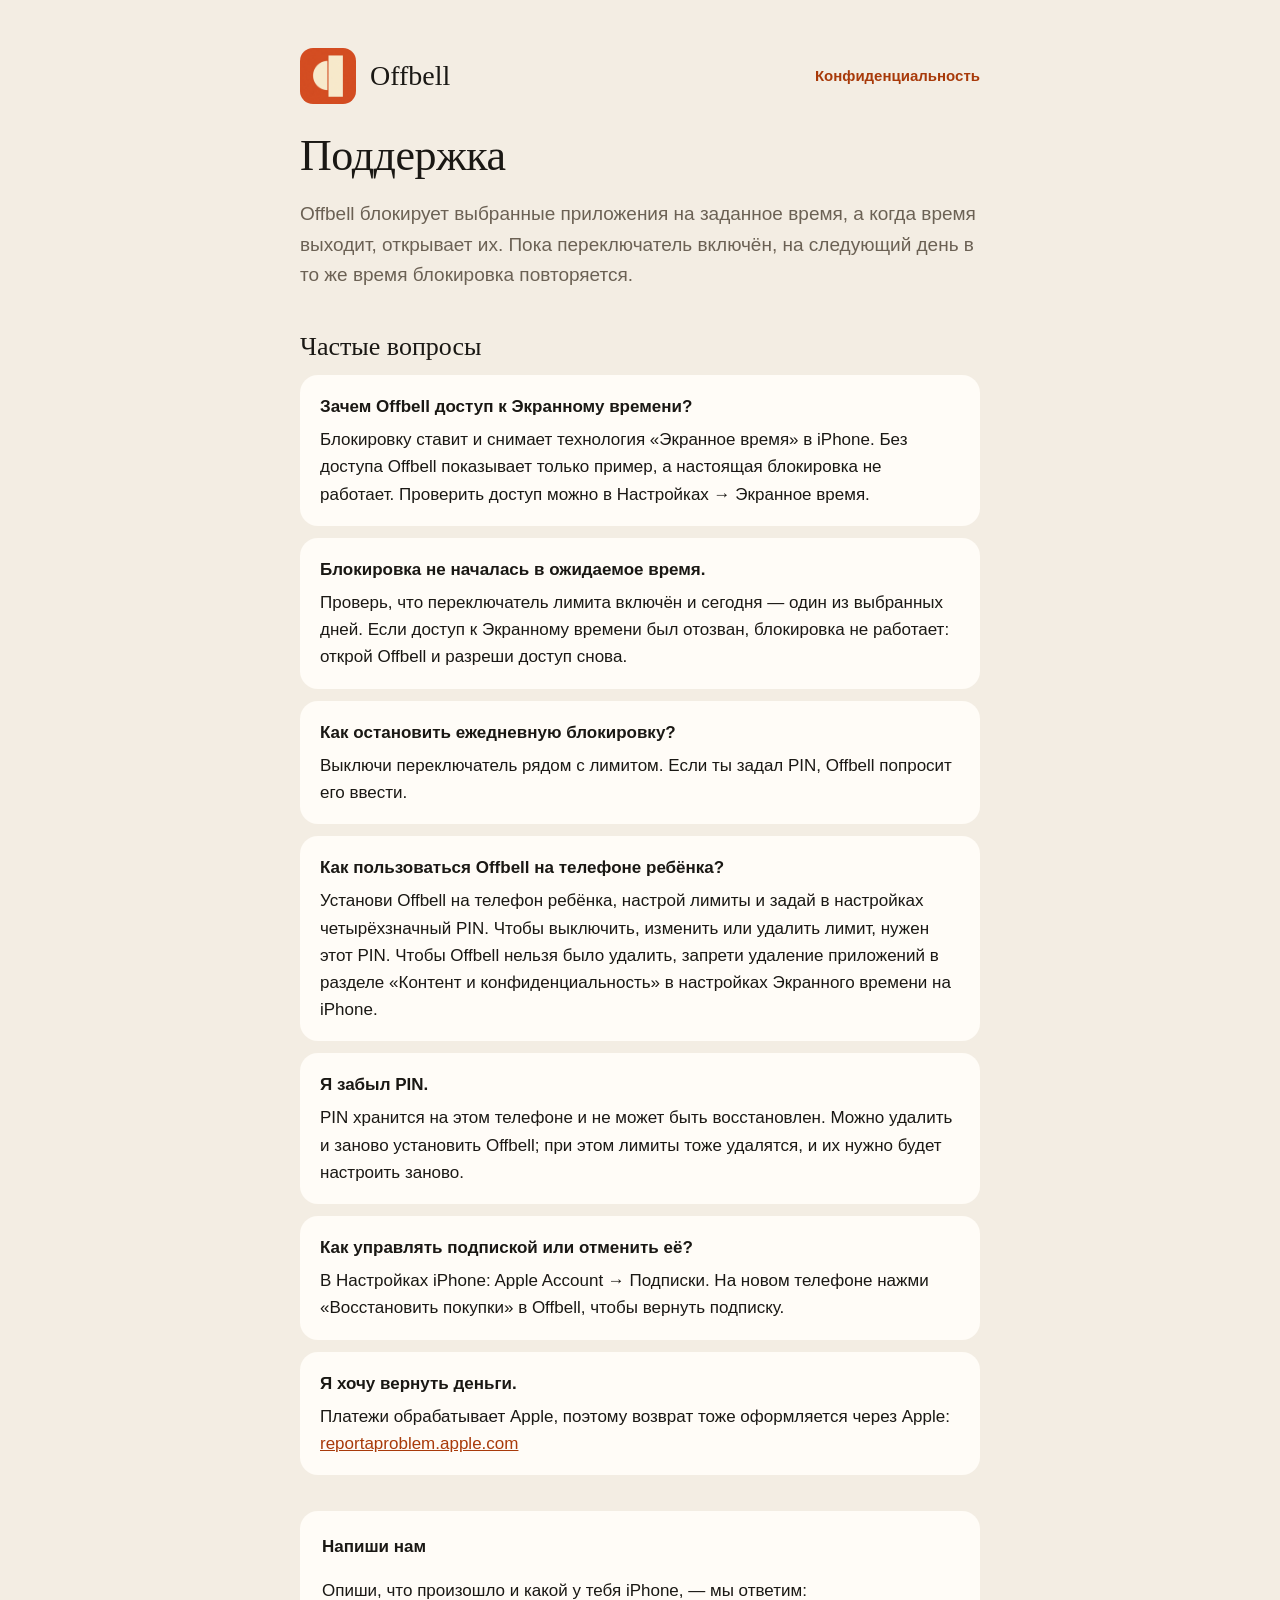
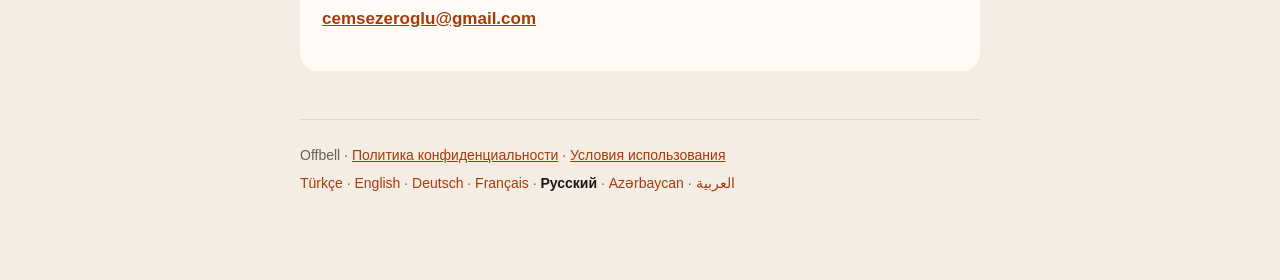
<file: support-ru.html>
<!doctype html>
<html lang="ru">
<head>
<meta charset="utf-8">
<meta name="viewport" content="width=device-width, initial-scale=1">
<title>Offbell — Поддержка</title>
<link rel="stylesheet" href="style.css">
</head>
<body>
<main>
  <header>
    <img src="icon.png" alt="">
    <a href="index.html">Offbell</a>
    <nav><a href="privacy-ru.html">Конфиденциальность</a></nav>
  </header>

  <h1>Поддержка</h1>
  <p class="lead">Offbell блокирует выбранные приложения на заданное время, а когда время выходит, открывает их. Пока переключатель включён, на следующий день в то же время блокировка повторяется.</p>

  <h2>Частые вопросы</h2>

  <div class="card">
    <h3>Зачем Offbell доступ к Экранному времени?</h3>
    <p>Блокировку ставит и снимает технология «Экранное время» в iPhone. Без доступа Offbell показывает только пример, а настоящая блокировка не работает. Проверить доступ можно в Настройках → Экранное время.</p>
  </div>

  <div class="card">
    <h3>Блокировка не началась в ожидаемое время.</h3>
    <p>Проверь, что переключатель лимита включён и сегодня — один из выбранных дней. Если доступ к Экранному времени был отозван, блокировка не работает: открой Offbell и разреши доступ снова.</p>
  </div>

  <div class="card">
    <h3>Как остановить ежедневную блокировку?</h3>
    <p>Выключи переключатель рядом с лимитом. Если ты задал PIN, Offbell попросит его ввести.</p>
  </div>

  <div class="card">
    <h3>Как пользоваться Offbell на телефоне ребёнка?</h3>
    <p>Установи Offbell на телефон ребёнка, настрой лимиты и задай в настройках четырёхзначный PIN. Чтобы выключить, изменить или удалить лимит, нужен этот PIN. Чтобы Offbell нельзя было удалить, запрети удаление приложений в разделе «Контент и конфиденциальность» в настройках Экранного времени на iPhone.</p>
  </div>

  <div class="card">
    <h3>Я забыл PIN.</h3>
    <p>PIN хранится на этом телефоне и не может быть восстановлен. Можно удалить и заново установить Offbell; при этом лимиты тоже удалятся, и их нужно будет настроить заново.</p>
  </div>

  <div class="card">
    <h3>Как управлять подпиской или отменить её?</h3>
    <p>В Настройках iPhone: Apple Account → Подписки. На новом телефоне нажми «Восстановить покупки» в Offbell, чтобы вернуть подписку.</p>
  </div>

  <div class="card">
    <h3>Я хочу вернуть деньги.</h3>
    <p>Платежи обрабатывает Apple, поэтому возврат тоже оформляется через Apple: <a href="https://reportaproblem.apple.com">reportaproblem.apple.com</a></p>
  </div>

  <div class="contact">
    <h3>Напиши нам</h3>
    <p>Опиши, что произошло и какой у тебя iPhone, — мы ответим: <a href="mailto:cemsezeroglu@gmail.com">cemsezeroglu@gmail.com</a></p>
  </div>

  <footer>
    <p>Offbell · <a href="privacy-ru.html">Политика конфиденциальности</a> · <a href="https://www.apple.com/legal/internet-services/itunes/dev/stdeula/">Условия использования</a></p>
    <p class="langs"><a href="destek.html" lang="tr">Türkçe</a> · <a href="support.html" lang="en">English</a> · <a href="support-de.html" lang="de">Deutsch</a> · <a href="support-fr.html" lang="fr">Français</a> · <a href="support-ru.html" lang="ru" aria-current="page">Русский</a> · <a href="support-az.html" lang="az">Azərbaycan</a> · <a href="support-ar.html" lang="ar">العربية</a></p>
  </footer>
</main>
</body>
</html>
</file>
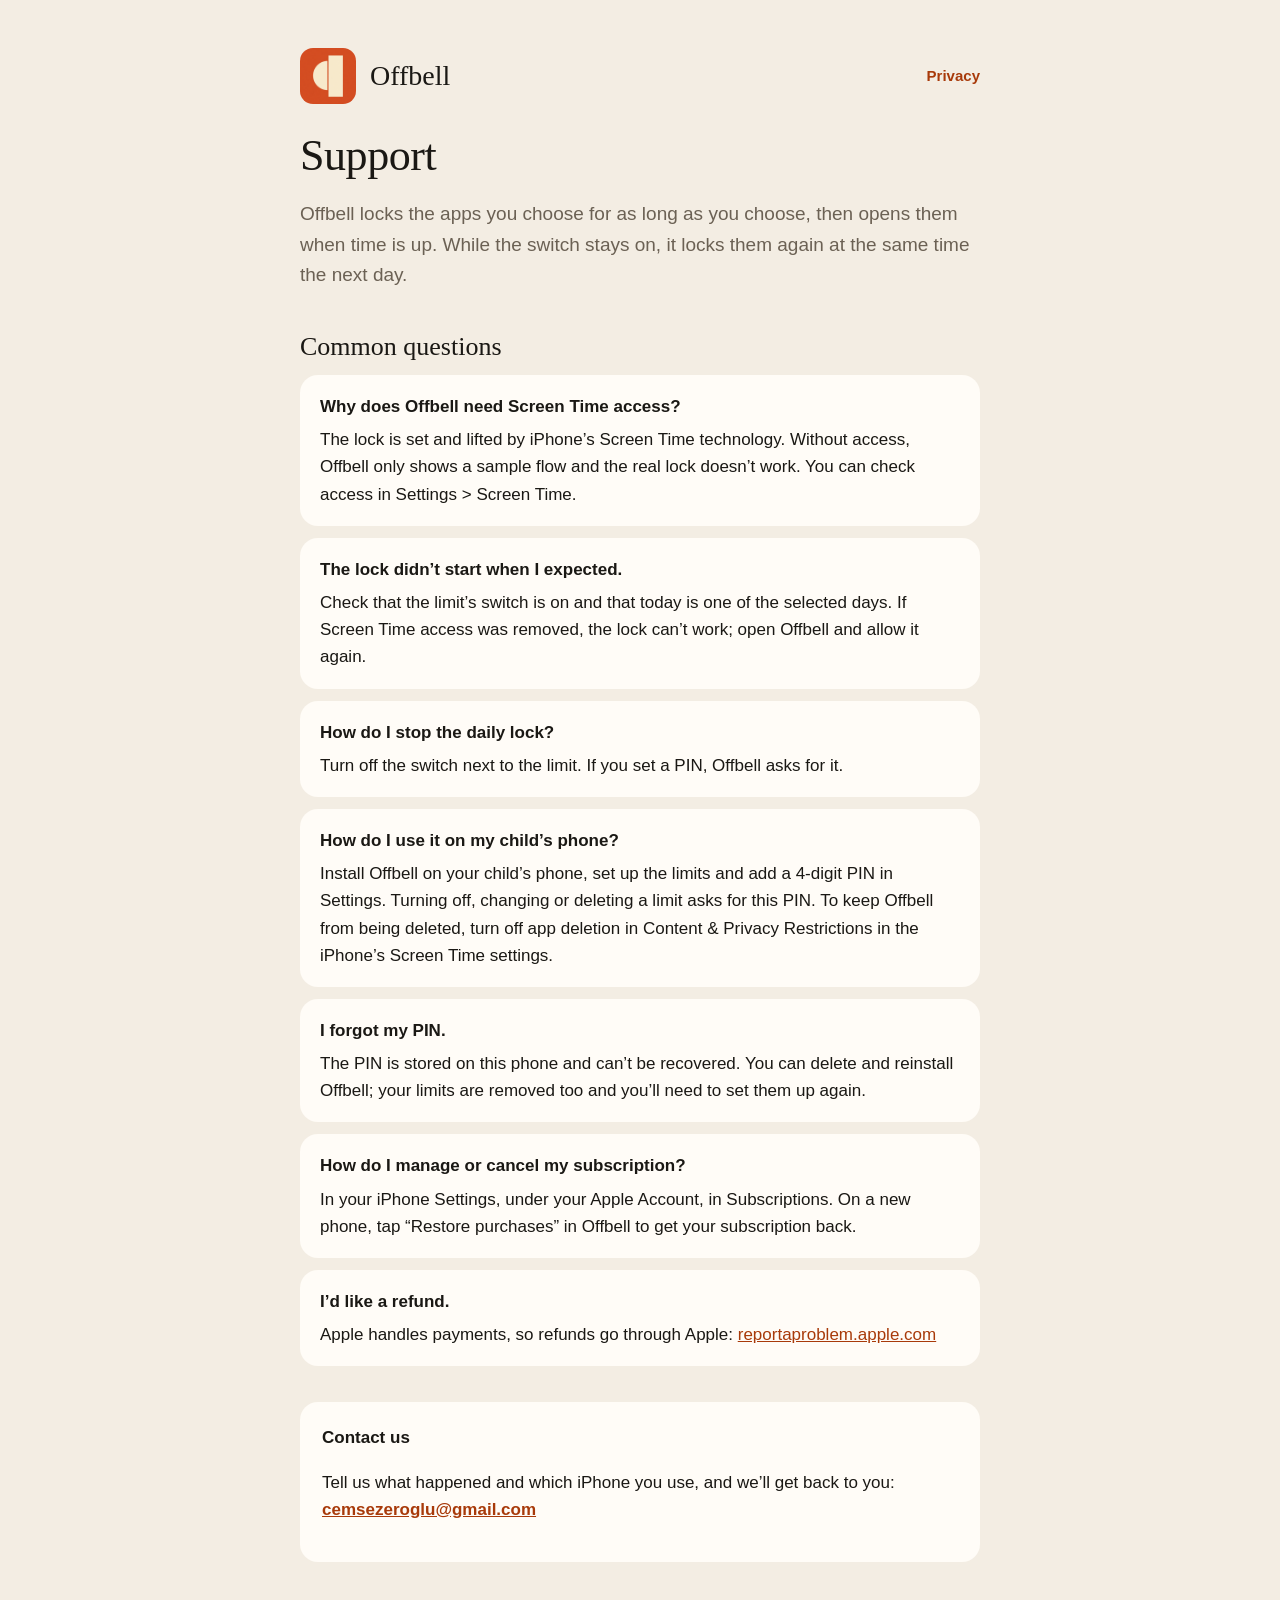
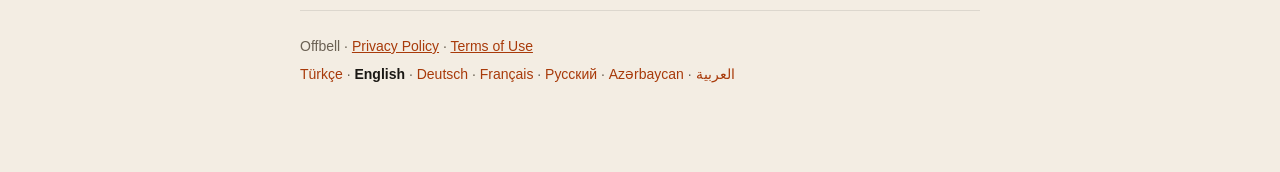
<file: support.html>
<!doctype html>
<html lang="en">
<head>
<meta charset="utf-8">
<meta name="viewport" content="width=device-width, initial-scale=1">
<title>Offbell Support</title>
<link rel="stylesheet" href="style.css">
</head>
<body>
<main>
  <header>
    <img src="icon.png" alt="">
    <a href="index.html">Offbell</a>
    <nav><a href="privacy.html">Privacy</a></nav>
  </header>

  <h1>Support</h1>
  <p class="lead">Offbell locks the apps you choose for as long as you choose, then opens them when time is up. While the switch stays on, it locks them again at the same time the next day.</p>

  <h2>Common questions</h2>

  <div class="card">
    <h3>Why does Offbell need Screen Time access?</h3>
    <p>The lock is set and lifted by iPhone’s Screen Time technology. Without access, Offbell only shows a sample flow and the real lock doesn’t work. You can check access in Settings &gt; Screen Time.</p>
  </div>

  <div class="card">
    <h3>The lock didn’t start when I expected.</h3>
    <p>Check that the limit’s switch is on and that today is one of the selected days. If Screen Time access was removed, the lock can’t work; open Offbell and allow it again.</p>
  </div>

  <div class="card">
    <h3>How do I stop the daily lock?</h3>
    <p>Turn off the switch next to the limit. If you set a PIN, Offbell asks for it.</p>
  </div>

  <div class="card">
    <h3>How do I use it on my child’s phone?</h3>
    <p>Install Offbell on your child’s phone, set up the limits and add a 4-digit PIN in Settings. Turning off, changing or deleting a limit asks for this PIN. To keep Offbell from being deleted, turn off app deletion in Content &amp; Privacy Restrictions in the iPhone’s Screen Time settings.</p>
  </div>

  <div class="card">
    <h3>I forgot my PIN.</h3>
    <p>The PIN is stored on this phone and can’t be recovered. You can delete and reinstall Offbell; your limits are removed too and you’ll need to set them up again.</p>
  </div>

  <div class="card">
    <h3>How do I manage or cancel my subscription?</h3>
    <p>In your iPhone Settings, under your Apple Account, in Subscriptions. On a new phone, tap “Restore purchases” in Offbell to get your subscription back.</p>
  </div>

  <div class="card">
    <h3>I’d like a refund.</h3>
    <p>Apple handles payments, so refunds go through Apple: <a href="https://reportaproblem.apple.com">reportaproblem.apple.com</a></p>
  </div>

  <div class="contact">
    <h3>Contact us</h3>
    <p>Tell us what happened and which iPhone you use, and we’ll get back to you: <a href="mailto:cemsezeroglu@gmail.com">cemsezeroglu@gmail.com</a></p>
  </div>


  <footer>
    <p>Offbell · <a href="privacy.html">Privacy Policy</a> · <a href="https://www.apple.com/legal/internet-services/itunes/dev/stdeula/">Terms of Use</a></p>
    <p class="langs"><a href="destek.html" lang="tr">Türkçe</a> · <a href="support.html" lang="en" aria-current="page">English</a> · <a href="support-de.html" lang="de">Deutsch</a> · <a href="support-fr.html" lang="fr">Français</a> · <a href="support-ru.html" lang="ru">Русский</a> · <a href="support-az.html" lang="az">Azərbaycan</a> · <a href="support-ar.html" lang="ar">العربية</a></p>
  </footer>
</main>
</body>
</html>
</file>
<file: style.css>
/* Apple's New York font is used only where the device already has it (Apple devices); it is not shipped with the site. */
@font-face { font-family: "BrandSerif"; src: local("New York"), local("NewYork"), local("New York Medium"); }
:root {
  --paper: #F3EDE3; --ink: #1A1814; --muted: #6B6154; --accent: #A83A0A;
  --card: #FFFCF7; --line: rgba(26,24,20,.10);
}
* { box-sizing: border-box; }
html { -webkit-text-size-adjust: 100%; }
body {
  margin: 0; background: var(--paper); color: var(--ink);
  font: 17px/1.6 -apple-system, BlinkMacSystemFont, "Segoe UI", Roboto, sans-serif;
}
main { max-width: 720px; margin: 0 auto; padding: 48px 20px 80px; }
header { display: flex; align-items: center; gap: 14px; margin-bottom: 28px; }
header img { width: 56px; height: 56px; border-radius: 13px; }
header a { color: inherit; text-decoration: none; font: 400 28px/1 "BrandSerif", Georgia, serif; }
nav { margin-inline-start: auto; font-size: 15px; }
nav a { color: var(--accent); text-decoration: none; font: 600 15px/1 -apple-system, sans-serif; margin-inline-start: 14px; }
h1 { font: 400 44px/1.1 "BrandSerif", Georgia, serif; margin: 8px 0 12px; letter-spacing: -0.01em; }
h2 { font: 400 26px/1.25 "BrandSerif", Georgia, serif; margin: 40px 0 10px; }
h3 { font-size: 17px; margin: 0 0 6px; }
p, li { color: var(--ink); }
.lead { color: var(--muted); font-size: 19px; }
.muted { color: var(--muted); font-size: 15px; }
a { color: var(--accent); }
.card { background: var(--card); border-radius: 18px; padding: 18px 20px; margin: 12px 0; }
.card p { margin: 0; }
.contact { background: var(--card); border-radius: 18px; padding: 22px; margin-top: 36px; }
.contact a { font-weight: 600; }
ul { padding-inline-start: 22px; }
footer { margin-top: 48px; padding-top: 18px; border-top: 1px solid var(--line); color: var(--muted); font-size: 14px; }
footer p { color: var(--muted); margin: 6px 0; }
.langs a { text-decoration: none; }
.langs a[aria-current="page"] { color: var(--ink); font-weight: 600; }
.langlist { list-style: none; padding: 0; margin: 28px 0 0; }
.langlist li { background: var(--card); border-radius: 14px; padding: 12px 16px; margin: 8px 0; }
[lang="ar"] body, html[lang="ar"] body { font-family: "Geeza Pro", "Al Nile", -apple-system, sans-serif; }
html[lang="ar"] h1, html[lang="ar"] h2 { font-family: "Al Nile", "Geeza Pro", serif; }
@media (max-width: 480px) { h1 { font-size: 36px; } main { padding-top: 32px; } }
</file>
